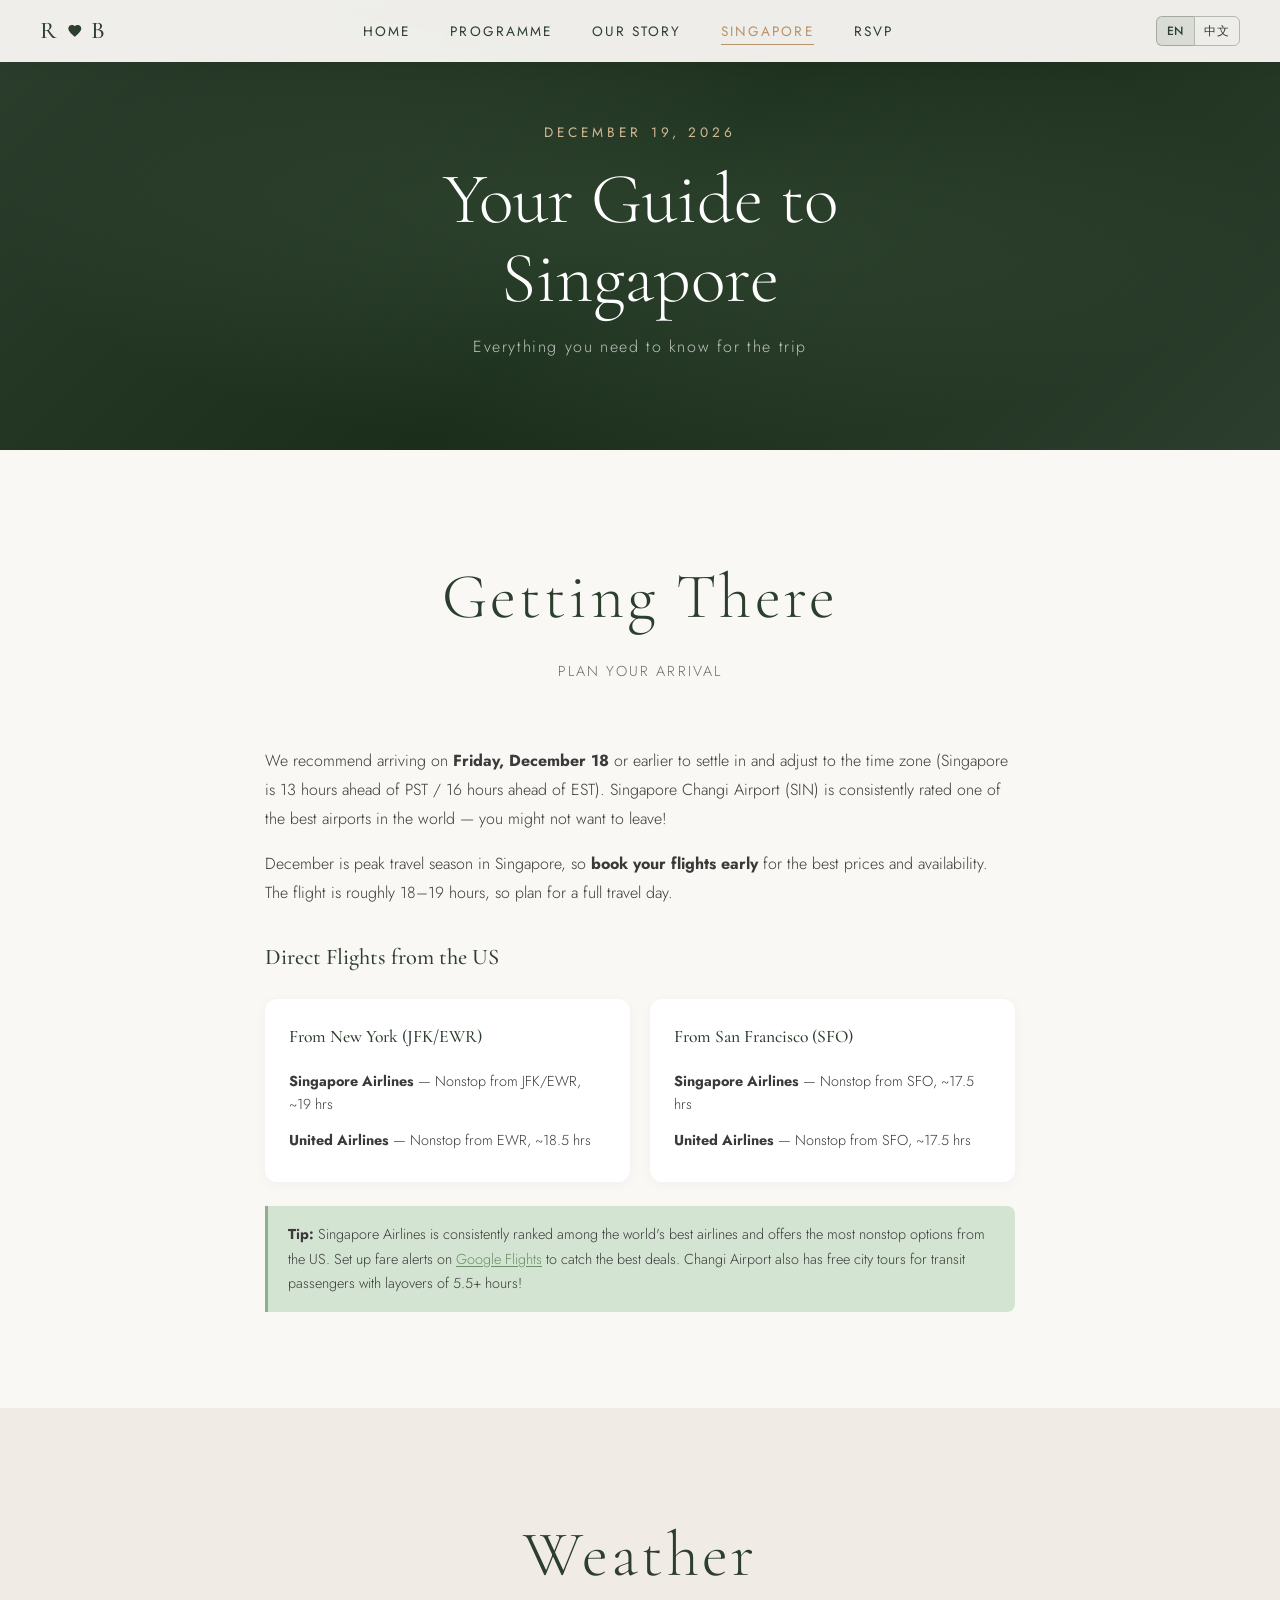
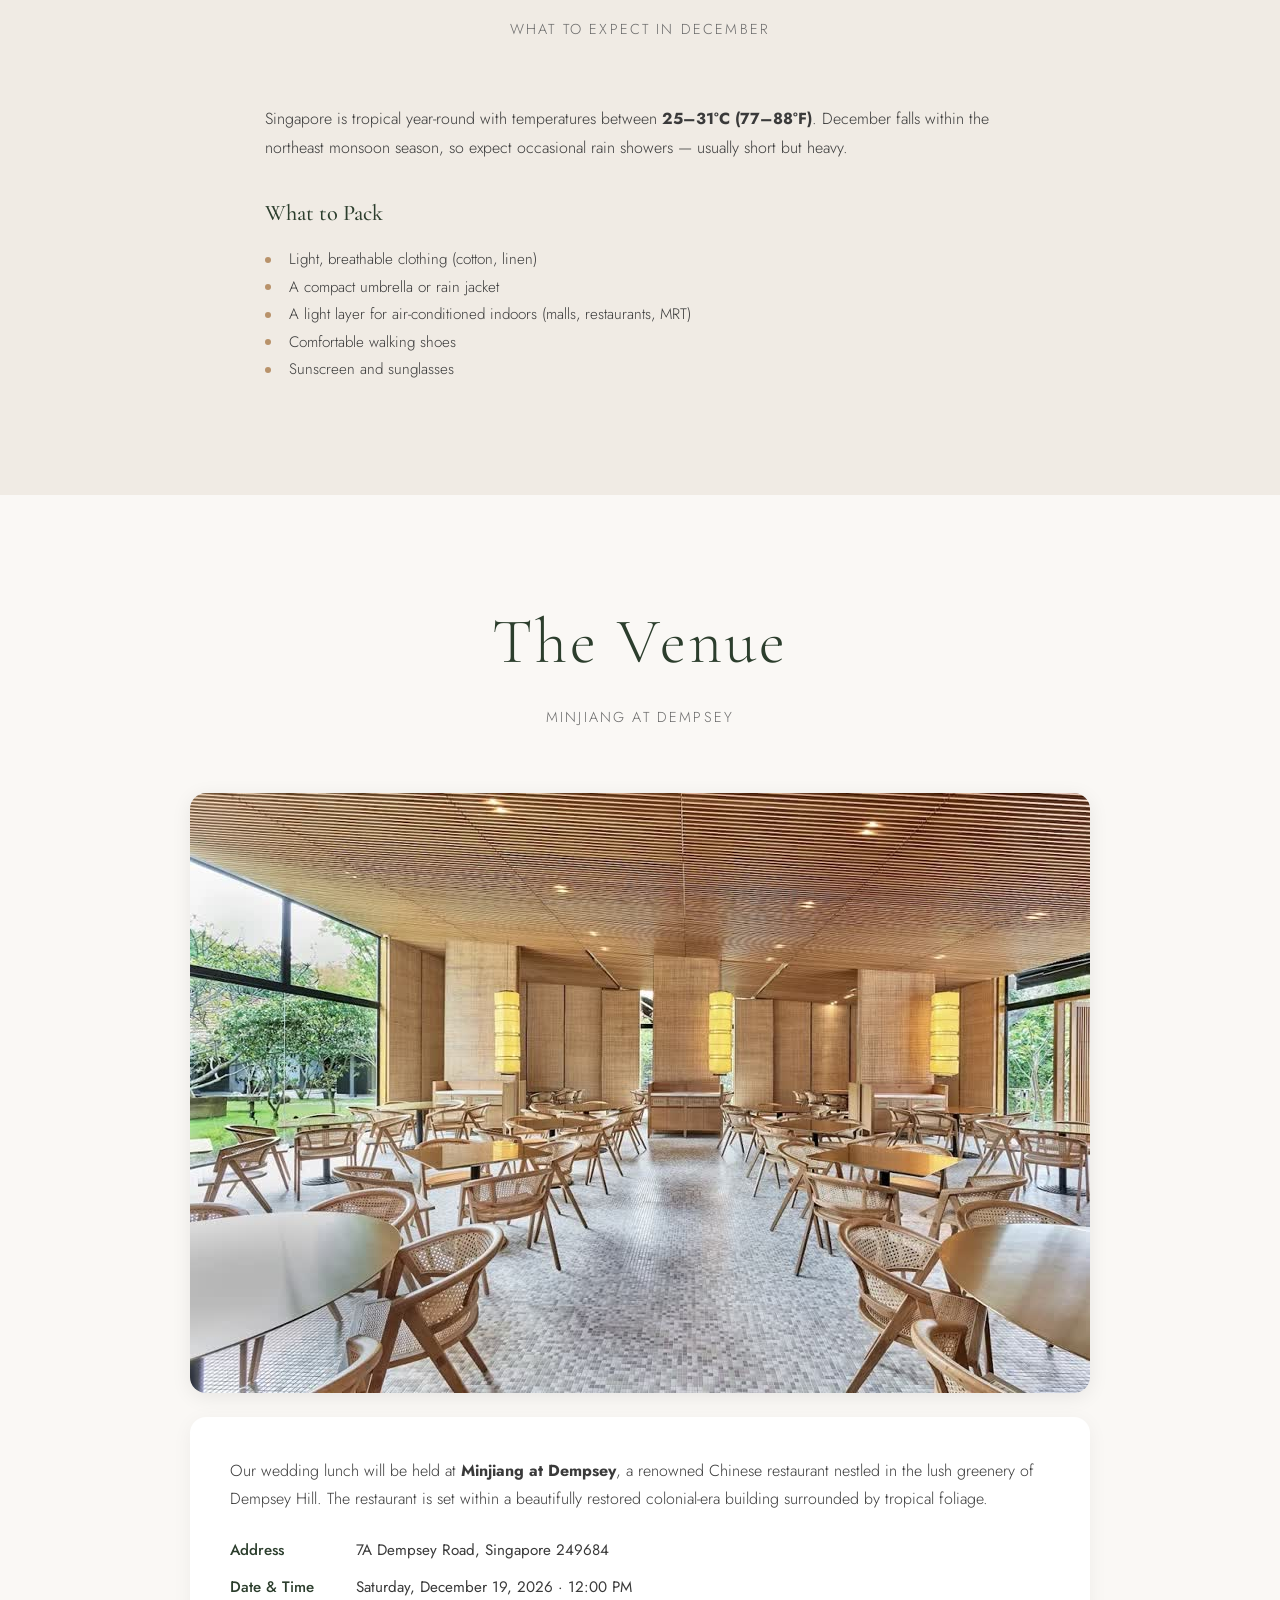
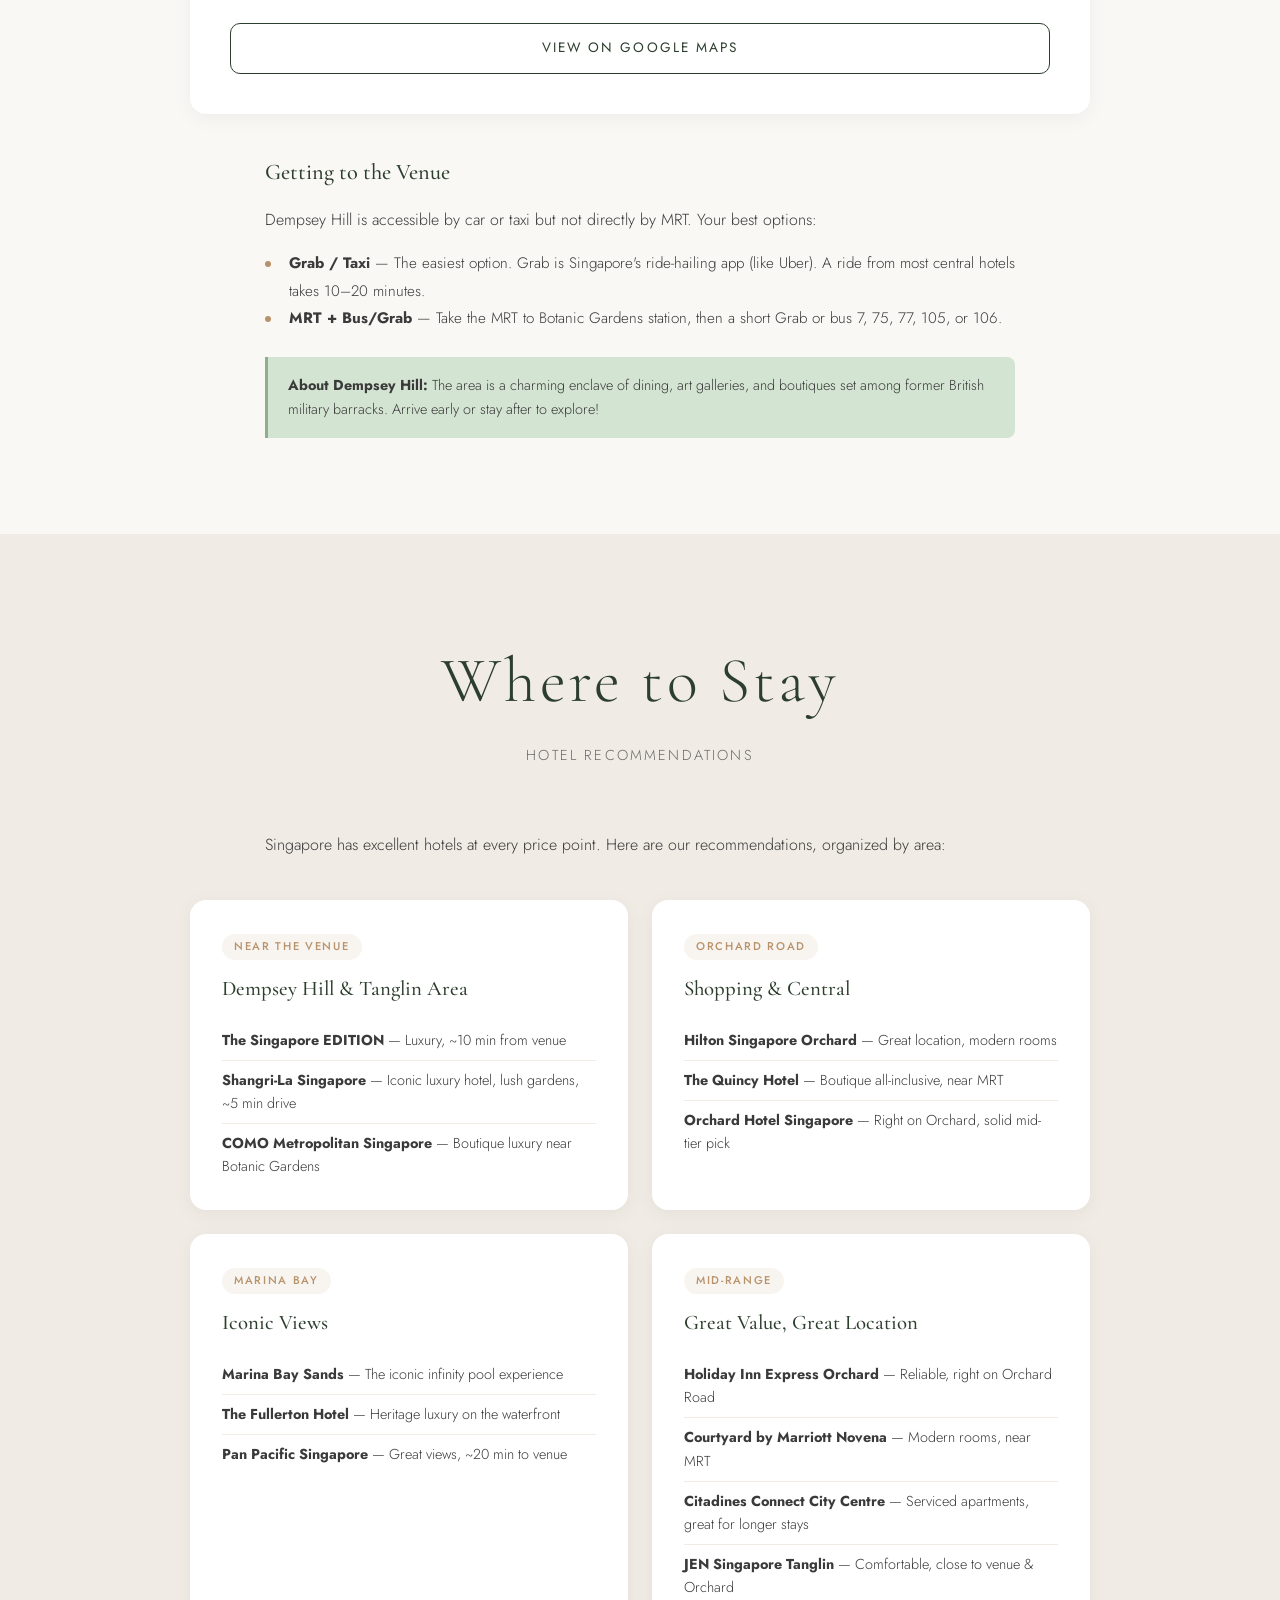
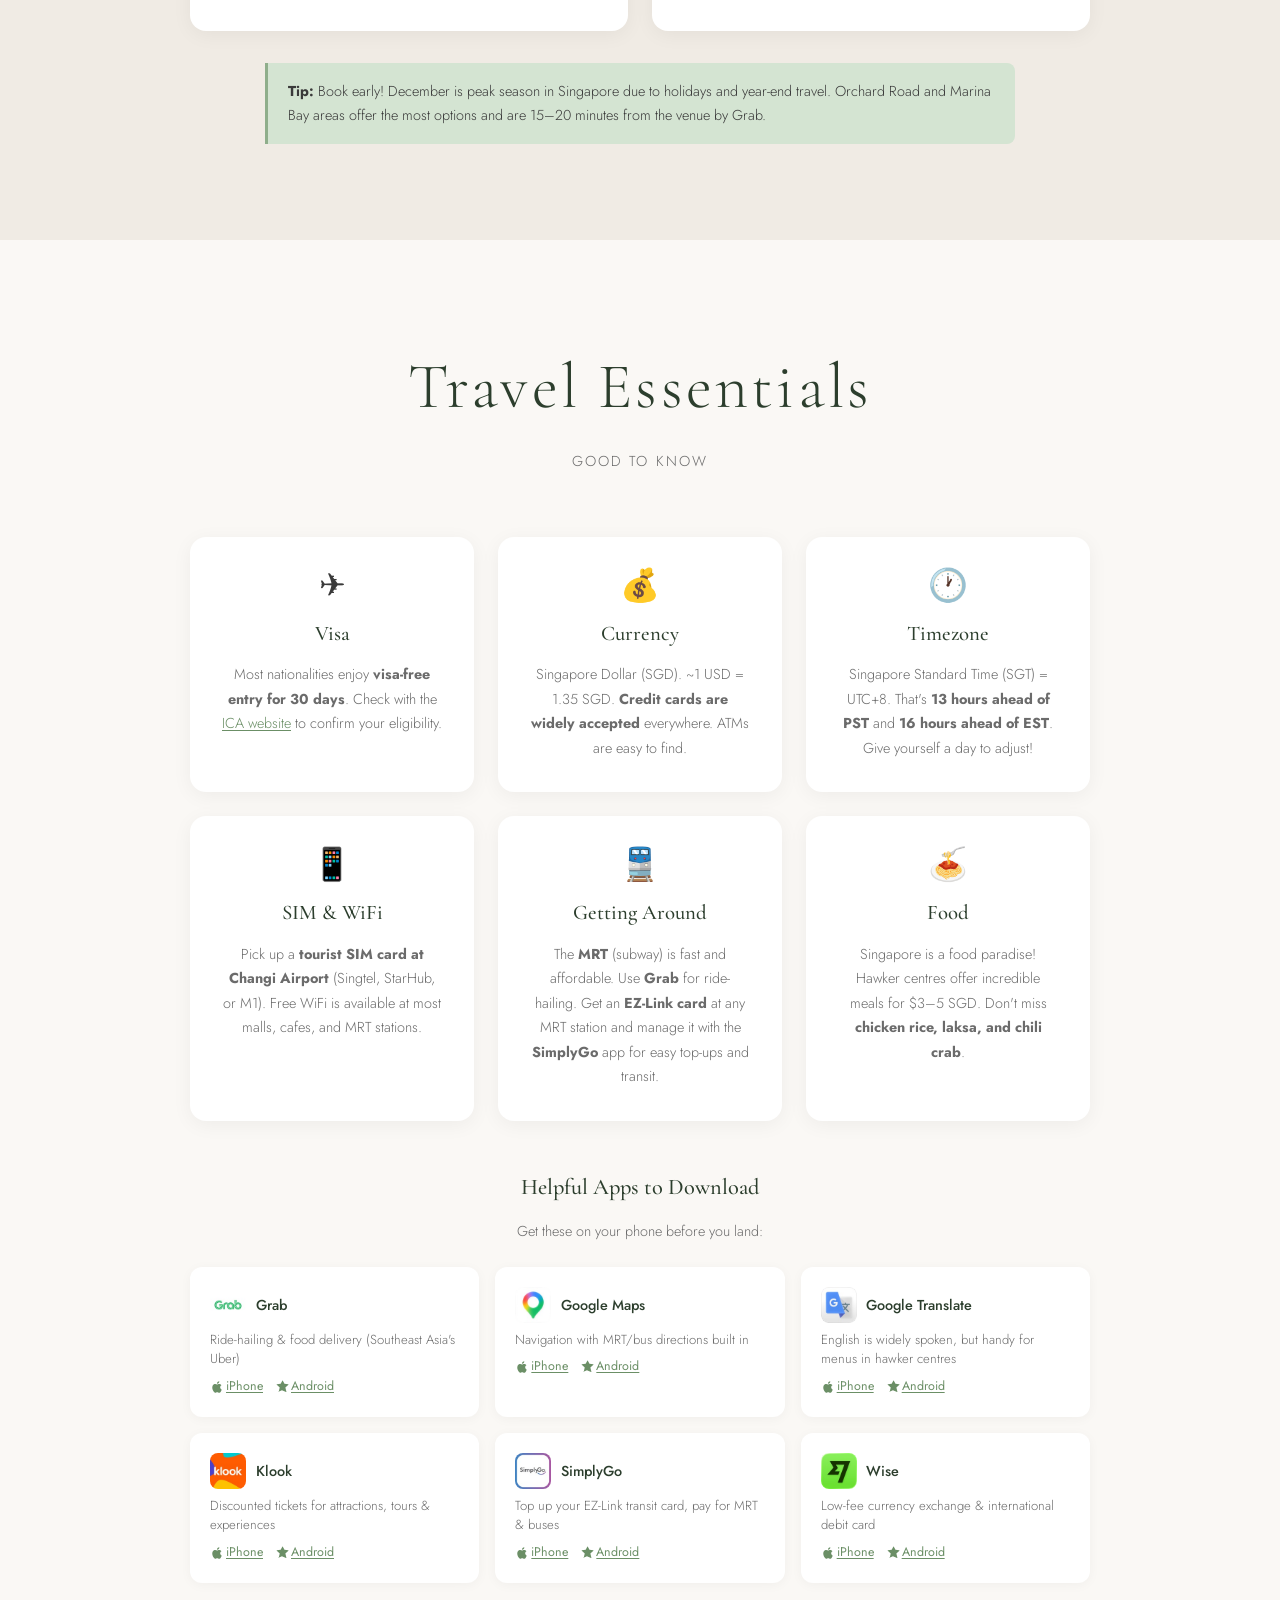
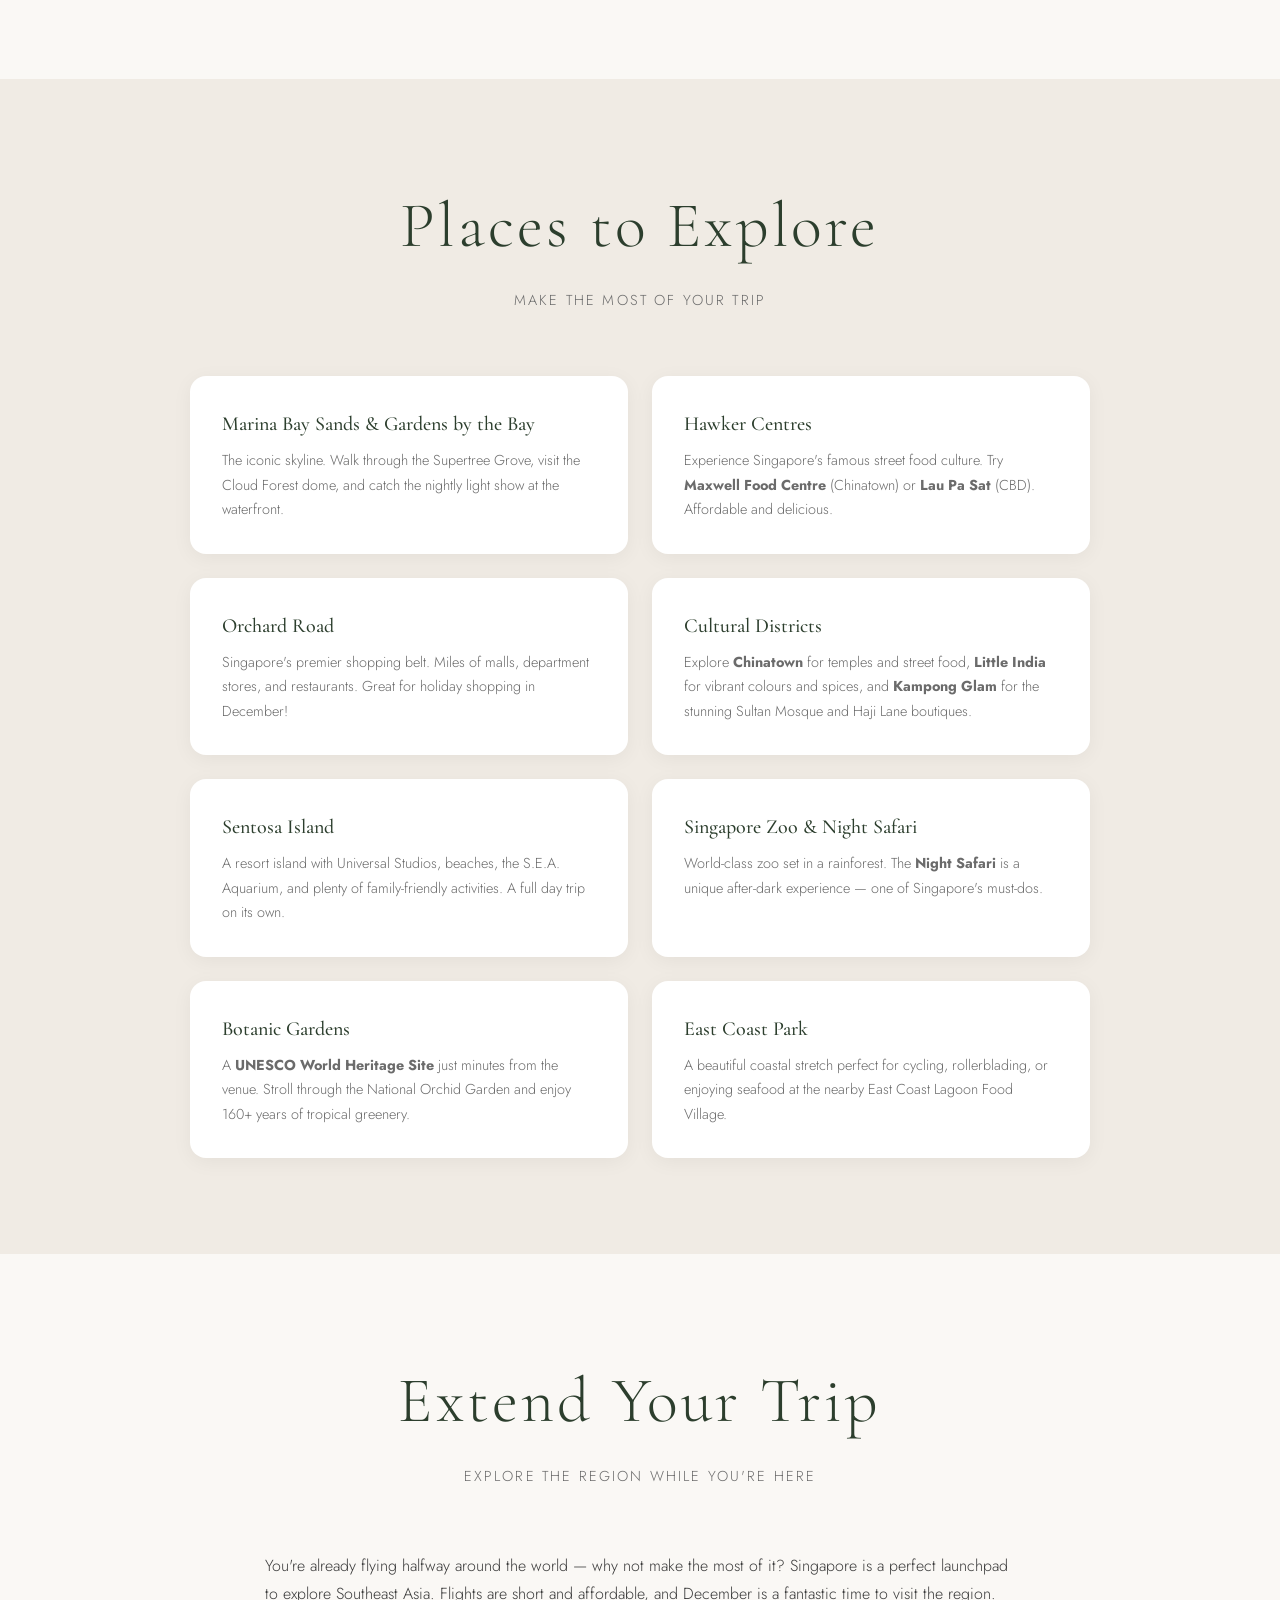
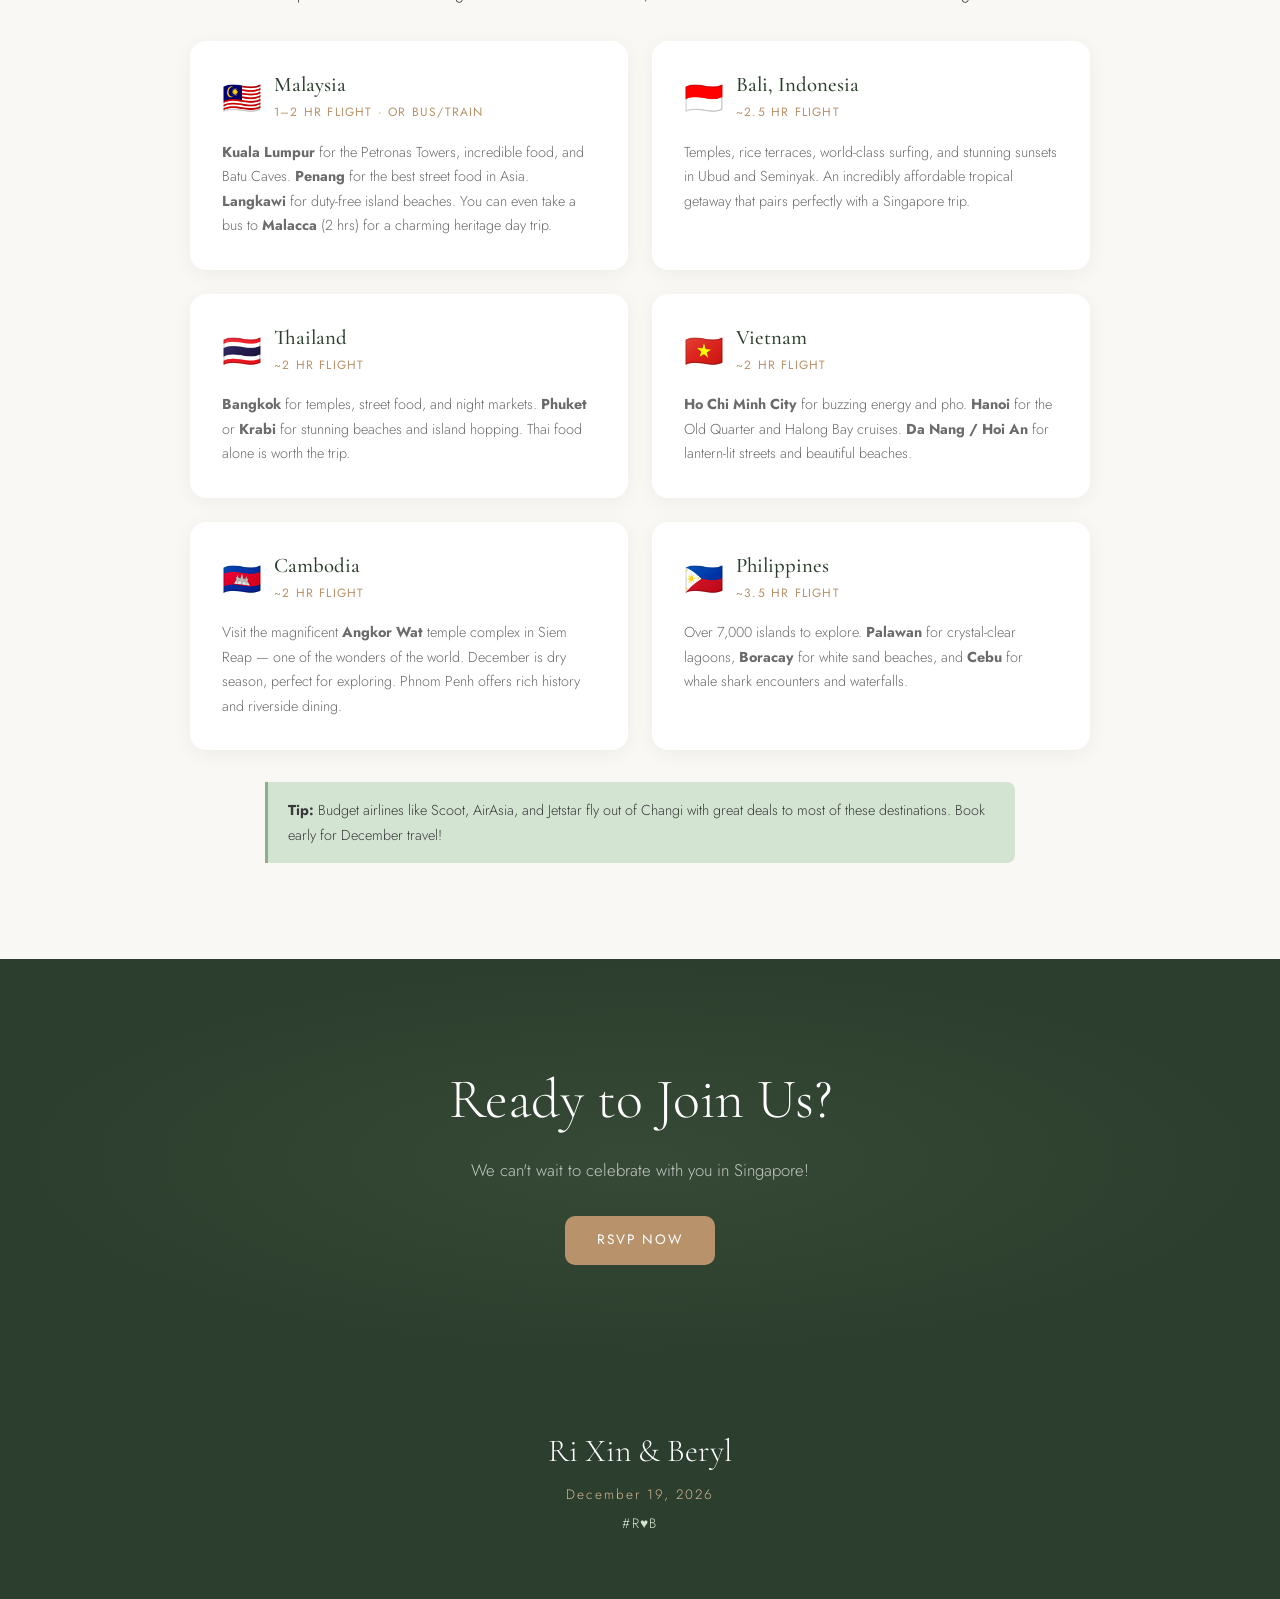
<file: singapore.html>
<!DOCTYPE html>
<html lang="en">
<head>
  <meta charset="UTF-8">
  <meta name="viewport" content="width=device-width, initial-scale=1.0">
  <title>Singapore Travel Guide | Ri Xin & Beryl's Wedding</title>
  <meta name="description" content="Your guide to Singapore for Ri Xin and Beryl's wedding on December 19, 2026. Flights from the US, venue info, hotels, and things to explore.">
  <link rel="canonical" href="https://rexandberyl2026.com/singapore.html">
  <!-- Open Graph -->
  <meta property="og:title" content="Singapore Travel Guide | Ri Xin & Beryl's Wedding">
  <meta property="og:description" content="Flights, hotels, venue info, and things to explore for our wedding in Singapore on December 19, 2026.">
  <meta property="og:image" content="https://rexandberyl2026.com/images/interior-design-web.jpg">
  <meta property="og:url" content="https://rexandberyl2026.com/singapore.html">
  <meta property="og:type" content="website">
  <!-- Twitter Card -->
  <meta name="twitter:card" content="summary_large_image">
  <meta name="twitter:title" content="Singapore Travel Guide | Ri Xin & Beryl's Wedding">
  <meta name="twitter:description" content="Everything you need to know for the trip to Singapore">
  <meta name="twitter:image" content="https://rexandberyl2026.com/images/interior-design-web.jpg">
  <!-- Favicon -->
  <link rel="icon" href="data:image/svg+xml,<svg xmlns='http://www.w3.org/2000/svg' viewBox='0 0 100 100'><text y='.9em' font-size='90'>💍</text></svg>">
  <link rel="preconnect" href="https://fonts.googleapis.com">
  <link rel="preconnect" href="https://fonts.gstatic.com" crossorigin>
  <link href="https://fonts.googleapis.com/css2?family=Cormorant+Garamond:ital,wght@0,300;0,400;0,500;0,600;0,700;1,300;1,400;1,500&family=Jost:wght@300;400;500&family=Noto+Serif+SC:wght@300;400;500;600;700&family=Noto+Sans+SC:wght@300;400;500&display=swap" rel="stylesheet">
  <link rel="stylesheet" href="styles.css?v=0bb0a23">
  <link rel="stylesheet" href="singapore-styles.css">
</head>
<body>

  <main>
  <!-- Navigation -->
  <nav class="nav scrolled" id="nav">
    <div class="nav-inner">
      <a href="index.html" class="nav-logo"><span>R</span><svg class="nav-heart" viewBox="0 0 24 24" fill="currentColor"><path d="M12 21.35l-1.45-1.32C5.4 15.36 2 12.28 2 8.5 2 5.42 4.42 3 7.5 3c1.74 0 3.41.81 4.5 2.09C13.09 3.81 14.76 3 16.5 3 19.58 3 22 5.42 22 8.5c0 3.78-3.4 6.86-8.55 11.54L12 21.35z"/></svg><span>B</span></a>
      <button class="nav-toggle" id="navToggle" aria-label="Toggle menu">
        <span></span><span></span><span></span>
      </button>
      <ul class="nav-links" id="navLinks">
        <li><a href="index.html" data-i18n="nav.home">Home</a></li>
        <li><a href="index.html#programme" data-i18n="nav.programme">Programme</a></li>
        <li><a href="index.html#story" data-i18n="nav.story">Our Story</a></li>
        <li><a href="singapore.html" class="active" data-i18n="nav.singapore">Singapore</a></li>
        <li><a href="index.html#rsvp" data-i18n="nav.rsvp">RSVP</a></li>
      </ul>
      <div class="lang-toggle">
        <button data-lang="en" class="active">EN</button>
        <button data-lang="zh">中文</button>
      </div>
    </div>
  </nav>

  <!-- Hero Banner -->
  <section class="sg-hero">
    <div class="sg-hero-overlay"></div>
    <div class="sg-hero-content fade-in">
      <p class="sg-hero-subtitle" data-i18n="sg.hero.subtitle">December 19, 2026</p>
      <h1 class="sg-hero-title" data-i18n="sg.hero.title">Your Guide to Singapore</h1>
      <p class="sg-hero-tagline" data-i18n="sg.hero.tagline">Everything you need to know for the trip</p>
    </div>
  </section>

  <!-- Getting There -->
  <section class="sg-section sg-section--cream">
    <div class="sg-container">
      <div class="section-header">
        <h2 class="section-title reveal" data-i18n="sg.getting.title">Getting There</h2>
        <p class="section-subtitle reveal" data-i18n="sg.getting.subtitle">Plan your arrival</p>
      </div>
      <div class="sg-text-block reveal">
        <p data-i18n="sg.getting.intro">We recommend arriving on <strong>Friday, December 18</strong> or earlier to settle in and adjust to the time zone (Singapore is 13 hours ahead of PST / 16 hours ahead of EST). Singapore Changi Airport (SIN) is consistently rated one of the best airports in the world &mdash; you might not want to leave!</p>
        <p data-i18n="sg.getting.booking">December is peak travel season in Singapore, so <strong>book your flights early</strong> for the best prices and availability. The flight is roughly 18&ndash;19 hours, so plan for a full travel day.</p>
        <h3 class="sg-subheading" data-i18n="sg.getting.direct">Direct Flights from the US</h3>
        <div class="sg-flight-grid">
          <div class="sg-flight-card">
            <h4 data-i18n="sg.getting.nyc">From New York (JFK/EWR)</h4>
            <ul class="sg-flight-list">
              <li><a href="https://www.google.com/travel/flights?q=flights+from+JFK+to+SIN+on+2026-12-17" target="_blank" rel="noopener noreferrer"><strong>Singapore Airlines</strong> &mdash; Nonstop from JFK/EWR, ~19 hrs</a></li>
              <li><a href="https://www.google.com/travel/flights?q=flights+from+EWR+to+SIN+on+2026-12-17" target="_blank" rel="noopener noreferrer"><strong>United Airlines</strong> &mdash; Nonstop from EWR, ~18.5 hrs</a></li>
            </ul>
          </div>
          <div class="sg-flight-card">
            <h4 data-i18n="sg.getting.sfo">From San Francisco (SFO)</h4>
            <ul class="sg-flight-list">
              <li><a href="https://www.google.com/travel/flights?q=flights+from+SFO+to+SIN+on+2026-12-17" target="_blank" rel="noopener noreferrer"><strong>Singapore Airlines</strong> &mdash; Nonstop from SFO, ~17.5 hrs</a></li>
              <li><a href="https://www.google.com/travel/flights?q=flights+from+SFO+to+SIN+on+2026-12-17" target="_blank" rel="noopener noreferrer"><strong>United Airlines</strong> &mdash; Nonstop from SFO, ~17.5 hrs</a></li>
            </ul>
          </div>
        </div>
        <div class="sg-tip">
          <span data-i18n="sg.getting.tip"><strong>Tip:</strong> Singapore Airlines is consistently ranked among the world's best airlines and offers the most nonstop options from the US. Set up fare alerts on <a href="https://www.google.com/travel/flights" target="_blank" rel="noopener noreferrer">Google Flights</a> to catch the best deals. Changi Airport also has free city tours for transit passengers with layovers of 5.5+ hours!</span>
        </div>
      </div>
    </div>
  </section>

  <!-- Weather -->
  <section class="sg-section sg-section--cream-dark">
    <div class="sg-container">
      <div class="section-header">
        <h2 class="section-title reveal" data-i18n="sg.weather.title">Weather</h2>
        <p class="section-subtitle reveal" data-i18n="sg.weather.subtitle">What to expect in December</p>
      </div>
      <div class="sg-text-block reveal">
        <p data-i18n="sg.weather.intro">Singapore is tropical year-round with temperatures between <strong>25&ndash;31&deg;C (77&ndash;88&deg;F)</strong>. December falls within the northeast monsoon season, so expect occasional rain showers &mdash; usually short but heavy.</p>
        <h3 class="sg-subheading" data-i18n="sg.weather.pack">What to Pack</h3>
        <ul class="sg-list">
          <li data-i18n="sg.weather.pack1">Light, breathable clothing (cotton, linen)</li>
          <li data-i18n="sg.weather.pack2">A compact umbrella or rain jacket</li>
          <li data-i18n="sg.weather.pack3">A light layer for air-conditioned indoors (malls, restaurants, MRT)</li>
          <li data-i18n="sg.weather.pack4">Comfortable walking shoes</li>
          <li data-i18n="sg.weather.pack5">Sunscreen and sunglasses</li>
        </ul>
      </div>
    </div>
  </section>

  <!-- The Venue -->
  <section class="sg-section sg-section--cream">
    <div class="sg-container">
      <div class="section-header">
        <h2 class="section-title reveal" data-i18n="sg.venue.title">The Venue</h2>
        <p class="section-subtitle reveal" data-i18n="sg.venue.subtitle">Minjiang at Dempsey</p>
      </div>
      <div class="sg-venue reveal">
        <div class="sg-venue-photo">
          <img src="images/interior-design-web.jpg" alt="Minjiang at Dempsey interior" loading="lazy" width="900" height="600">
        </div>
        <div class="sg-venue-info">
          <p data-i18n="sg.venue.desc">Our wedding lunch will be held at <strong>Minjiang at Dempsey</strong>, a renowned Chinese restaurant nestled in the lush greenery of Dempsey Hill. The restaurant is set within a beautifully restored colonial-era building surrounded by tropical foliage.</p>
          <div class="sg-venue-details">
            <div class="sg-venue-detail">
              <span class="sg-venue-label" data-i18n="sg.venue.address.label">Address</span>
              <span data-i18n="sg.venue.address">7A Dempsey Road, Singapore 249684</span>
            </div>
            <div class="sg-venue-detail">
              <span class="sg-venue-label" data-i18n="sg.venue.datetime.label">Date &amp; Time</span>
              <span data-i18n="sg.venue.datetime">Saturday, December 19, 2026 &middot; 12:00 PM</span>
            </div>
          </div>
          <a href="https://maps.google.com/?q=Minjiang+at+Dempsey+Singapore" target="_blank" rel="noopener noreferrer" class="sg-btn sg-btn--outline" data-i18n="sg.venue.map">View on Google Maps</a>
        </div>
      </div>
      <div class="sg-text-block reveal">
        <h3 class="sg-subheading" data-i18n="sg.venue.getting">Getting to the Venue</h3>
        <p data-i18n="sg.venue.getting.intro">Dempsey Hill is accessible by car or taxi but not directly by MRT. Your best options:</p>
        <ul class="sg-list">
          <li data-i18n="sg.venue.getting.grab"><strong>Grab / Taxi</strong> &mdash; The easiest option. Grab is Singapore's ride-hailing app (like Uber). A ride from most central hotels takes 10&ndash;20 minutes.</li>
          <li data-i18n="sg.venue.getting.mrt"><strong>MRT + Bus/Grab</strong> &mdash; Take the MRT to Botanic Gardens station, then a short Grab or bus 7, 75, 77, 105, or 106.</li>
        </ul>
        <div class="sg-tip">
          <span data-i18n="sg.venue.tip"><strong>About Dempsey Hill:</strong> The area is a charming enclave of dining, art galleries, and boutiques set among former British military barracks. Arrive early or stay after to explore!</span>
        </div>
      </div>
    </div>
  </section>

  <!-- Where to Stay -->
  <section class="sg-section sg-section--cream-dark">
    <div class="sg-container">
      <div class="section-header">
        <h2 class="section-title reveal" data-i18n="sg.hotels.title">Where to Stay</h2>
        <p class="section-subtitle reveal" data-i18n="sg.hotels.subtitle">Hotel recommendations</p>
      </div>
      <div class="sg-text-block reveal">
        <p data-i18n="sg.hotels.intro">Singapore has excellent hotels at every price point. Here are our recommendations, organized by area:</p>
      </div>
      <div class="sg-hotel-grid">
        <div class="sg-hotel-card reveal">
          <span class="sg-hotel-area" data-i18n="sg.hotels.near">Near the Venue</span>
          <h3 data-i18n="sg.hotels.near.title">Dempsey Hill &amp; Tanglin Area</h3>
          <ul class="sg-hotel-list">
            <li><a href="https://maps.google.com/?q=The+Singapore+EDITION+Hotel" target="_blank" rel="noopener noreferrer"><strong>The Singapore EDITION</strong></a> &mdash; Luxury, ~10 min from venue</li>
            <li><a href="https://maps.google.com/?q=Shangri-La+Singapore" target="_blank" rel="noopener noreferrer"><strong>Shangri-La Singapore</strong></a> &mdash; Iconic luxury hotel, lush gardens, ~5 min drive</li>
            <li><a href="https://maps.google.com/?q=COMO+Metropolitan+Singapore" target="_blank" rel="noopener noreferrer"><strong>COMO Metropolitan Singapore</strong></a> &mdash; Boutique luxury near Botanic Gardens</li>
          </ul>
        </div>
        <div class="sg-hotel-card reveal">
          <span class="sg-hotel-area" data-i18n="sg.hotels.orchard">Orchard Road</span>
          <h3 data-i18n="sg.hotels.orchard.title">Shopping &amp; Central</h3>
          <ul class="sg-hotel-list">
            <li><a href="https://maps.google.com/?q=Hilton+Singapore+Orchard" target="_blank" rel="noopener noreferrer"><strong>Hilton Singapore Orchard</strong></a> &mdash; Great location, modern rooms</li>
            <li><a href="https://maps.google.com/?q=The+Quincy+Hotel+Singapore" target="_blank" rel="noopener noreferrer"><strong>The Quincy Hotel</strong></a> &mdash; Boutique all-inclusive, near MRT</li>
            <li><a href="https://maps.google.com/?q=Orchard+Hotel+Singapore" target="_blank" rel="noopener noreferrer"><strong>Orchard Hotel Singapore</strong></a> &mdash; Right on Orchard, solid mid-tier pick</li>
          </ul>
        </div>
        <div class="sg-hotel-card reveal">
          <span class="sg-hotel-area" data-i18n="sg.hotels.marina">Marina Bay</span>
          <h3 data-i18n="sg.hotels.marina.title">Iconic Views</h3>
          <ul class="sg-hotel-list">
            <li><a href="https://maps.google.com/?q=Marina+Bay+Sands+Singapore" target="_blank" rel="noopener noreferrer"><strong>Marina Bay Sands</strong></a> &mdash; The iconic infinity pool experience</li>
            <li><a href="https://maps.google.com/?q=The+Fullerton+Hotel+Singapore" target="_blank" rel="noopener noreferrer"><strong>The Fullerton Hotel</strong></a> &mdash; Heritage luxury on the waterfront</li>
            <li><a href="https://maps.google.com/?q=Pan+Pacific+Singapore" target="_blank" rel="noopener noreferrer"><strong>Pan Pacific Singapore</strong></a> &mdash; Great views, ~20 min to venue</li>
          </ul>
        </div>
        <div class="sg-hotel-card reveal">
          <span class="sg-hotel-area" data-i18n="sg.hotels.midrange">Mid-Range</span>
          <h3 data-i18n="sg.hotels.midrange.title">Great Value, Great Location</h3>
          <ul class="sg-hotel-list">
            <li><a href="https://maps.google.com/?q=Holiday+Inn+Express+Singapore+Orchard" target="_blank" rel="noopener noreferrer"><strong>Holiday Inn Express Orchard</strong></a> &mdash; Reliable, right on Orchard Road</li>
            <li><a href="https://maps.google.com/?q=Courtyard+by+Marriott+Singapore+Novena" target="_blank" rel="noopener noreferrer"><strong>Courtyard by Marriott Novena</strong></a> &mdash; Modern rooms, near MRT</li>
            <li><a href="https://maps.google.com/?q=Citadines+Connect+City+Centre+Singapore" target="_blank" rel="noopener noreferrer"><strong>Citadines Connect City Centre</strong></a> &mdash; Serviced apartments, great for longer stays</li>
            <li><a href="https://maps.google.com/?q=JEN+Singapore+Tanglin+by+Shangri-La" target="_blank" rel="noopener noreferrer"><strong>JEN Singapore Tanglin</strong></a> &mdash; Comfortable, close to venue &amp; Orchard</li>
          </ul>
        </div>
      </div>
      <div class="sg-text-block reveal">
        <div class="sg-tip">
          <span data-i18n="sg.hotels.tip"><strong>Tip:</strong> Book early! December is peak season in Singapore due to holidays and year-end travel. Orchard Road and Marina Bay areas offer the most options and are 15&ndash;20 minutes from the venue by Grab.</span>
        </div>
      </div>
    </div>
  </section>

  <!-- Travel Essentials -->
  <section class="sg-section sg-section--cream">
    <div class="sg-container">
      <div class="section-header">
        <h2 class="section-title reveal" data-i18n="sg.essentials.title">Travel Essentials</h2>
        <p class="section-subtitle reveal" data-i18n="sg.essentials.subtitle">Good to know</p>
      </div>
      <div class="sg-essentials-grid">
        <div class="sg-essential-card reveal">
          <div class="sg-essential-icon">&#9992;</div>
          <h3 data-i18n="sg.essentials.visa.title">Visa</h3>
          <p data-i18n="sg.essentials.visa.text">Most nationalities enjoy <strong>visa-free entry for 30 days</strong>. Check with the <a href="https://www.ica.gov.sg/enter-transit/entering-singapore" target="_blank" rel="noopener noreferrer">ICA website</a> to confirm your eligibility.</p>
        </div>
        <div class="sg-essential-card reveal">
          <div class="sg-essential-icon">&#128176;</div>
          <h3 data-i18n="sg.essentials.currency.title">Currency</h3>
          <p data-i18n="sg.essentials.currency.text">Singapore Dollar (SGD). ~1 USD = 1.35 SGD. <strong>Credit cards are widely accepted</strong> everywhere. ATMs are easy to find.</p>
        </div>
        <div class="sg-essential-card reveal">
          <div class="sg-essential-icon">&#128336;</div>
          <h3 data-i18n="sg.essentials.timezone.title">Timezone</h3>
          <p data-i18n="sg.essentials.timezone.text">Singapore Standard Time (SGT) = UTC+8. That's <strong>13 hours ahead of PST</strong> and <strong>16 hours ahead of EST</strong>. Give yourself a day to adjust!</p>
        </div>
        <div class="sg-essential-card reveal">
          <div class="sg-essential-icon">&#128241;</div>
          <h3 data-i18n="sg.essentials.sim.title">SIM &amp; WiFi</h3>
          <p data-i18n="sg.essentials.sim.text">Pick up a <strong>tourist SIM card at Changi Airport</strong> (Singtel, StarHub, or M1). Free WiFi is available at most malls, cafes, and MRT stations.</p>
        </div>
        <div class="sg-essential-card reveal">
          <div class="sg-essential-icon">&#128646;</div>
          <h3 data-i18n="sg.essentials.transport.title">Getting Around</h3>
          <p data-i18n="sg.essentials.transport.text">The <strong>MRT</strong> (subway) is fast and affordable. Use <strong>Grab</strong> for ride-hailing. Get an <strong>EZ-Link card</strong> at any MRT station and manage it with the <strong>SimplyGo</strong> app for easy top-ups and transit.</p>
        </div>
        <div class="sg-essential-card reveal">
          <div class="sg-essential-icon">&#127837;</div>
          <h3 data-i18n="sg.essentials.food.title">Food</h3>
          <p data-i18n="sg.essentials.food.text">Singapore is a food paradise! Hawker centres offer incredible meals for $3&ndash;5 SGD. Don't miss <strong>chicken rice, laksa, and chili crab</strong>.</p>
        </div>
      </div>
      <div class="sg-apps-section reveal">
        <h3 class="sg-subheading sg-apps-heading" data-i18n="sg.apps.title">Helpful Apps to Download</h3>
        <p class="sg-apps-intro" data-i18n="sg.apps.intro">Get these on your phone before you land:</p>
        <div class="sg-apps-grid">
          <div class="sg-app-item">
            <div class="sg-app-header">
              <img class="sg-app-logo" width="36" height="36" src="images/apps/grab.png" alt="Grab" loading="lazy">
              <span class="sg-app-name">Grab</span>
            </div>
            <span class="sg-app-desc" data-i18n="sg.apps.grab.desc">Ride-hailing &amp; food delivery (Southeast Asia's Uber)</span>
            <span class="sg-app-links">
              <a href="https://apps.apple.com/app/grab-taxi-ride-food-delivery/id647268330" target="_blank" rel="noopener noreferrer"><svg class="sg-app-icon" viewBox="0 0 24 24" fill="currentColor"><path d="M18.71 19.5c-.83 1.24-1.71 2.45-3.05 2.47-1.34.03-1.77-.79-3.29-.79-1.53 0-2 .77-3.27.82-1.31.05-2.3-1.32-3.14-2.53C4.25 17 2.94 12.45 4.7 9.39c.87-1.52 2.43-2.48 4.12-2.51 1.28-.02 2.5.87 3.29.87.78 0 2.26-1.07 3.8-.91.65.03 2.47.26 3.64 1.98-.09.06-2.17 1.28-2.15 3.81.03 3.02 2.65 4.03 2.68 4.04-.03.07-.42 1.44-1.38 2.83M13 3.5c.73-.83 1.94-1.46 2.94-1.5.13 1.17-.34 2.35-1.04 3.19-.69.85-1.83 1.51-2.95 1.42-.15-1.15.41-2.35 1.05-3.11z"/></svg> iPhone</a>
              <a href="https://play.google.com/store/apps/details?id=com.grabtaxi.passenger" target="_blank" rel="noopener noreferrer"><svg class="sg-app-icon" viewBox="0 0 24 24" fill="currentColor"><path d="M3.18 23.04c.17.13.4.18.62.12l8.2-3.73 8.2 3.73c.08.04.17.05.25.05.14 0 .28-.05.38-.16.16-.15.22-.38.17-.6L18.93 14l6.07-5.65c.14-.14.2-.35.14-.55-.06-.2-.22-.34-.43-.37l-7.63-.65L13.78.36C13.7.15 13.5 0 13.27 0h-.04c-.22 0-.42.15-.5.36l-3.3 6.42-7.64.65c-.2.02-.37.17-.43.37-.06.2 0 .41.15.55L7.57 14l-2.07 8.45c-.05.22.01.44.18.59z" transform="scale(0.85) translate(2,1)"/></svg> Android</a>
            </span>
          </div>
          <div class="sg-app-item">
            <div class="sg-app-header">
              <img class="sg-app-logo" width="36" height="36" src="images/apps/google-maps.png" alt="Google Maps" loading="lazy">
              <span class="sg-app-name">Google Maps</span>
            </div>
            <span class="sg-app-desc" data-i18n="sg.apps.maps.desc">Navigation with MRT/bus directions built in</span>
            <span class="sg-app-links">
              <a href="https://apps.apple.com/app/google-maps/id585027354" target="_blank" rel="noopener noreferrer"><svg class="sg-app-icon" viewBox="0 0 24 24" fill="currentColor"><path d="M18.71 19.5c-.83 1.24-1.71 2.45-3.05 2.47-1.34.03-1.77-.79-3.29-.79-1.53 0-2 .77-3.27.82-1.31.05-2.3-1.32-3.14-2.53C4.25 17 2.94 12.45 4.7 9.39c.87-1.52 2.43-2.48 4.12-2.51 1.28-.02 2.5.87 3.29.87.78 0 2.26-1.07 3.8-.91.65.03 2.47.26 3.64 1.98-.09.06-2.17 1.28-2.15 3.81.03 3.02 2.65 4.03 2.68 4.04-.03.07-.42 1.44-1.38 2.83M13 3.5c.73-.83 1.94-1.46 2.94-1.5.13 1.17-.34 2.35-1.04 3.19-.69.85-1.83 1.51-2.95 1.42-.15-1.15.41-2.35 1.05-3.11z"/></svg> iPhone</a>
              <a href="https://play.google.com/store/apps/details?id=com.google.android.apps.maps" target="_blank" rel="noopener noreferrer"><svg class="sg-app-icon" viewBox="0 0 24 24" fill="currentColor"><path d="M3.18 23.04c.17.13.4.18.62.12l8.2-3.73 8.2 3.73c.08.04.17.05.25.05.14 0 .28-.05.38-.16.16-.15.22-.38.17-.6L18.93 14l6.07-5.65c.14-.14.2-.35.14-.55-.06-.2-.22-.34-.43-.37l-7.63-.65L13.78.36C13.7.15 13.5 0 13.27 0h-.04c-.22 0-.42.15-.5.36l-3.3 6.42-7.64.65c-.2.02-.37.17-.43.37-.06.2 0 .41.15.55L7.57 14l-2.07 8.45c-.05.22.01.44.18.59z" transform="scale(0.85) translate(2,1)"/></svg> Android</a>
            </span>
          </div>
          <div class="sg-app-item">
            <div class="sg-app-header">
              <img class="sg-app-logo" width="36" height="36" src="images/apps/google-translate.png" alt="Google Translate" loading="lazy">
              <span class="sg-app-name">Google Translate</span>
            </div>
            <span class="sg-app-desc" data-i18n="sg.apps.translate.desc">English is widely spoken, but handy for menus in hawker centres</span>
            <span class="sg-app-links">
              <a href="https://apps.apple.com/app/google-translate/id414706506" target="_blank" rel="noopener noreferrer"><svg class="sg-app-icon" viewBox="0 0 24 24" fill="currentColor"><path d="M18.71 19.5c-.83 1.24-1.71 2.45-3.05 2.47-1.34.03-1.77-.79-3.29-.79-1.53 0-2 .77-3.27.82-1.31.05-2.3-1.32-3.14-2.53C4.25 17 2.94 12.45 4.7 9.39c.87-1.52 2.43-2.48 4.12-2.51 1.28-.02 2.5.87 3.29.87.78 0 2.26-1.07 3.8-.91.65.03 2.47.26 3.64 1.98-.09.06-2.17 1.28-2.15 3.81.03 3.02 2.65 4.03 2.68 4.04-.03.07-.42 1.44-1.38 2.83M13 3.5c.73-.83 1.94-1.46 2.94-1.5.13 1.17-.34 2.35-1.04 3.19-.69.85-1.83 1.51-2.95 1.42-.15-1.15.41-2.35 1.05-3.11z"/></svg> iPhone</a>
              <a href="https://play.google.com/store/apps/details?id=com.google.android.apps.translate" target="_blank" rel="noopener noreferrer"><svg class="sg-app-icon" viewBox="0 0 24 24" fill="currentColor"><path d="M3.18 23.04c.17.13.4.18.62.12l8.2-3.73 8.2 3.73c.08.04.17.05.25.05.14 0 .28-.05.38-.16.16-.15.22-.38.17-.6L18.93 14l6.07-5.65c.14-.14.2-.35.14-.55-.06-.2-.22-.34-.43-.37l-7.63-.65L13.78.36C13.7.15 13.5 0 13.27 0h-.04c-.22 0-.42.15-.5.36l-3.3 6.42-7.64.65c-.2.02-.37.17-.43.37-.06.2 0 .41.15.55L7.57 14l-2.07 8.45c-.05.22.01.44.18.59z" transform="scale(0.85) translate(2,1)"/></svg> Android</a>
            </span>
          </div>
          <div class="sg-app-item">
            <div class="sg-app-header">
              <img class="sg-app-logo" width="36" height="36" src="images/apps/klook.png" alt="Klook" loading="lazy">
              <span class="sg-app-name">Klook</span>
            </div>
            <span class="sg-app-desc" data-i18n="sg.apps.klook.desc">Discounted tickets for attractions, tours &amp; experiences</span>
            <span class="sg-app-links">
              <a href="https://apps.apple.com/app/klook-travel-leisure-deals/id961351024" target="_blank" rel="noopener noreferrer"><svg class="sg-app-icon" viewBox="0 0 24 24" fill="currentColor"><path d="M18.71 19.5c-.83 1.24-1.71 2.45-3.05 2.47-1.34.03-1.77-.79-3.29-.79-1.53 0-2 .77-3.27.82-1.31.05-2.3-1.32-3.14-2.53C4.25 17 2.94 12.45 4.7 9.39c.87-1.52 2.43-2.48 4.12-2.51 1.28-.02 2.5.87 3.29.87.78 0 2.26-1.07 3.8-.91.65.03 2.47.26 3.64 1.98-.09.06-2.17 1.28-2.15 3.81.03 3.02 2.65 4.03 2.68 4.04-.03.07-.42 1.44-1.38 2.83M13 3.5c.73-.83 1.94-1.46 2.94-1.5.13 1.17-.34 2.35-1.04 3.19-.69.85-1.83 1.51-2.95 1.42-.15-1.15.41-2.35 1.05-3.11z"/></svg> iPhone</a>
              <a href="https://play.google.com/store/apps/details?id=com.inspitrip.klook" target="_blank" rel="noopener noreferrer"><svg class="sg-app-icon" viewBox="0 0 24 24" fill="currentColor"><path d="M3.18 23.04c.17.13.4.18.62.12l8.2-3.73 8.2 3.73c.08.04.17.05.25.05.14 0 .28-.05.38-.16.16-.15.22-.38.17-.6L18.93 14l6.07-5.65c.14-.14.2-.35.14-.55-.06-.2-.22-.34-.43-.37l-7.63-.65L13.78.36C13.7.15 13.5 0 13.27 0h-.04c-.22 0-.42.15-.5.36l-3.3 6.42-7.64.65c-.2.02-.37.17-.43.37-.06.2 0 .41.15.55L7.57 14l-2.07 8.45c-.05.22.01.44.18.59z" transform="scale(0.85) translate(2,1)"/></svg> Android</a>
            </span>
          </div>
          <div class="sg-app-item">
            <div class="sg-app-header">
              <img class="sg-app-logo" width="36" height="36" src="images/apps/simplygo.png" alt="SimplyGo" loading="lazy">
              <span class="sg-app-name">SimplyGo</span>
            </div>
            <span class="sg-app-desc" data-i18n="sg.apps.simplygo.desc">Top up your EZ-Link transit card, pay for MRT &amp; buses</span>
            <span class="sg-app-links">
              <a href="https://apps.apple.com/app/simplygo/id1539849498" target="_blank" rel="noopener noreferrer"><svg class="sg-app-icon" viewBox="0 0 24 24" fill="currentColor"><path d="M18.71 19.5c-.83 1.24-1.71 2.45-3.05 2.47-1.34.03-1.77-.79-3.29-.79-1.53 0-2 .77-3.27.82-1.31.05-2.3-1.32-3.14-2.53C4.25 17 2.94 12.45 4.7 9.39c.87-1.52 2.43-2.48 4.12-2.51 1.28-.02 2.5.87 3.29.87.78 0 2.26-1.07 3.8-.91.65.03 2.47.26 3.64 1.98-.09.06-2.17 1.28-2.15 3.81.03 3.02 2.65 4.03 2.68 4.04-.03.07-.42 1.44-1.38 2.83M13 3.5c.73-.83 1.94-1.46 2.94-1.5.13 1.17-.34 2.35-1.04 3.19-.69.85-1.83 1.51-2.95 1.42-.15-1.15.41-2.35 1.05-3.11z"/></svg> iPhone</a>
              <a href="https://play.google.com/store/apps/details?id=sg.com.simplygo" target="_blank" rel="noopener noreferrer"><svg class="sg-app-icon" viewBox="0 0 24 24" fill="currentColor"><path d="M3.18 23.04c.17.13.4.18.62.12l8.2-3.73 8.2 3.73c.08.04.17.05.25.05.14 0 .28-.05.38-.16.16-.15.22-.38.17-.6L18.93 14l6.07-5.65c.14-.14.2-.35.14-.55-.06-.2-.22-.34-.43-.37l-7.63-.65L13.78.36C13.7.15 13.5 0 13.27 0h-.04c-.22 0-.42.15-.5.36l-3.3 6.42-7.64.65c-.2.02-.37.17-.43.37-.06.2 0 .41.15.55L7.57 14l-2.07 8.45c-.05.22.01.44.18.59z" transform="scale(0.85) translate(2,1)"/></svg> Android</a>
            </span>
          </div>
          <div class="sg-app-item">
            <div class="sg-app-header">
              <img class="sg-app-logo" width="36" height="36" src="images/apps/wise.png" alt="Wise" loading="lazy">
              <span class="sg-app-name">Wise</span>
            </div>
            <span class="sg-app-desc" data-i18n="sg.apps.wise.desc">Low-fee currency exchange &amp; international debit card</span>
            <span class="sg-app-links">
              <a href="https://apps.apple.com/app/wise-ex-transferwise/id612261027" target="_blank" rel="noopener noreferrer"><svg class="sg-app-icon" viewBox="0 0 24 24" fill="currentColor"><path d="M18.71 19.5c-.83 1.24-1.71 2.45-3.05 2.47-1.34.03-1.77-.79-3.29-.79-1.53 0-2 .77-3.27.82-1.31.05-2.3-1.32-3.14-2.53C4.25 17 2.94 12.45 4.7 9.39c.87-1.52 2.43-2.48 4.12-2.51 1.28-.02 2.5.87 3.29.87.78 0 2.26-1.07 3.8-.91.65.03 2.47.26 3.64 1.98-.09.06-2.17 1.28-2.15 3.81.03 3.02 2.65 4.03 2.68 4.04-.03.07-.42 1.44-1.38 2.83M13 3.5c.73-.83 1.94-1.46 2.94-1.5.13 1.17-.34 2.35-1.04 3.19-.69.85-1.83 1.51-2.95 1.42-.15-1.15.41-2.35 1.05-3.11z"/></svg> iPhone</a>
              <a href="https://play.google.com/store/apps/details?id=com.transferwise.android" target="_blank" rel="noopener noreferrer"><svg class="sg-app-icon" viewBox="0 0 24 24" fill="currentColor"><path d="M3.18 23.04c.17.13.4.18.62.12l8.2-3.73 8.2 3.73c.08.04.17.05.25.05.14 0 .28-.05.38-.16.16-.15.22-.38.17-.6L18.93 14l6.07-5.65c.14-.14.2-.35.14-.55-.06-.2-.22-.34-.43-.37l-7.63-.65L13.78.36C13.7.15 13.5 0 13.27 0h-.04c-.22 0-.42.15-.5.36l-3.3 6.42-7.64.65c-.2.02-.37.17-.43.37-.06.2 0 .41.15.55L7.57 14l-2.07 8.45c-.05.22.01.44.18.59z" transform="scale(0.85) translate(2,1)"/></svg> Android</a>
            </span>
          </div>
        </div>
      </div>
    </div>
  </section>

  <!-- Places to Explore -->
  <section class="sg-section sg-section--cream-dark">
    <div class="sg-container">
      <div class="section-header">
        <h2 class="section-title reveal" data-i18n="sg.places.title">Places to Explore</h2>
        <p class="section-subtitle reveal" data-i18n="sg.places.subtitle">Make the most of your trip</p>
      </div>
      <div class="sg-places-grid">
        <div class="sg-place-card reveal">
          <h3 data-i18n="sg.places.mbs.title">Marina Bay Sands &amp; Gardens by the Bay</h3>
          <p data-i18n="sg.places.mbs.text">The iconic skyline. Walk through the Supertree Grove, visit the Cloud Forest dome, and catch the nightly light show at the waterfront.</p>
        </div>
        <div class="sg-place-card reveal">
          <h3 data-i18n="sg.places.hawker.title">Hawker Centres</h3>
          <p data-i18n="sg.places.hawker.text">Experience Singapore's famous street food culture. Try <strong>Maxwell Food Centre</strong> (Chinatown) or <strong>Lau Pa Sat</strong> (CBD). Affordable and delicious.</p>
        </div>
        <div class="sg-place-card reveal">
          <h3 data-i18n="sg.places.orchard.title">Orchard Road</h3>
          <p data-i18n="sg.places.orchard.text">Singapore's premier shopping belt. Miles of malls, department stores, and restaurants. Great for holiday shopping in December!</p>
        </div>
        <div class="sg-place-card reveal">
          <h3 data-i18n="sg.places.cultural.title">Cultural Districts</h3>
          <p data-i18n="sg.places.cultural.text">Explore <strong>Chinatown</strong> for temples and street food, <strong>Little India</strong> for vibrant colours and spices, and <strong>Kampong Glam</strong> for the stunning Sultan Mosque and Haji Lane boutiques.</p>
        </div>
        <div class="sg-place-card reveal">
          <h3 data-i18n="sg.places.sentosa.title">Sentosa Island</h3>
          <p data-i18n="sg.places.sentosa.text">A resort island with Universal Studios, beaches, the S.E.A. Aquarium, and plenty of family-friendly activities. A full day trip on its own.</p>
        </div>
        <div class="sg-place-card reveal">
          <h3 data-i18n="sg.places.zoo.title">Singapore Zoo &amp; Night Safari</h3>
          <p data-i18n="sg.places.zoo.text">World-class zoo set in a rainforest. The <strong>Night Safari</strong> is a unique after-dark experience &mdash; one of Singapore's must-dos.</p>
        </div>
        <div class="sg-place-card reveal">
          <h3 data-i18n="sg.places.botanic.title">Botanic Gardens</h3>
          <p data-i18n="sg.places.botanic.text">A <strong>UNESCO World Heritage Site</strong> just minutes from the venue. Stroll through the National Orchid Garden and enjoy 160+ years of tropical greenery.</p>
        </div>
        <div class="sg-place-card reveal">
          <h3 data-i18n="sg.places.eastcoast.title">East Coast Park</h3>
          <p data-i18n="sg.places.eastcoast.text">A beautiful coastal stretch perfect for cycling, rollerblading, or enjoying seafood at the nearby East Coast Lagoon Food Village.</p>
        </div>
      </div>
    </div>
  </section>

  <!-- Extend Your Trip -->
  <section class="sg-section sg-section--cream">
    <div class="sg-container">
      <div class="section-header">
        <h2 class="section-title reveal" data-i18n="sg.extend.title">Extend Your Trip</h2>
        <p class="section-subtitle reveal" data-i18n="sg.extend.subtitle">Explore the region while you're here</p>
      </div>
      <div class="sg-text-block reveal">
        <p data-i18n="sg.extend.intro">You're already flying halfway around the world &mdash; why not make the most of it? Singapore is a perfect launchpad to explore Southeast Asia. Flights are short and affordable, and December is a fantastic time to visit the region.</p>
      </div>
      <div class="sg-regional-grid">
        <div class="sg-regional-card reveal">
          <div class="sg-regional-header">
            <span class="sg-regional-flag">&#127474;&#127486;</span>
            <div>
              <h3 data-i18n="sg.extend.malaysia">Malaysia</h3>
              <span class="sg-regional-flight" data-i18n="sg.extend.malaysia.flight">1&ndash;2 hr flight &middot; or bus/train</span>
            </div>
          </div>
          <p data-i18n="sg.extend.malaysia.text"><strong>Kuala Lumpur</strong> for the Petronas Towers, incredible food, and Batu Caves. <strong>Penang</strong> for the best street food in Asia. <strong>Langkawi</strong> for duty-free island beaches. You can even take a bus to <strong>Malacca</strong> (2 hrs) for a charming heritage day trip.</p>
        </div>
        <div class="sg-regional-card reveal">
          <div class="sg-regional-header">
            <span class="sg-regional-flag">&#127470;&#127465;</span>
            <div>
              <h3 data-i18n="sg.extend.bali">Bali, Indonesia</h3>
              <span class="sg-regional-flight" data-i18n="sg.extend.bali.flight">~2.5 hr flight</span>
            </div>
          </div>
          <p data-i18n="sg.extend.bali.text">Temples, rice terraces, world-class surfing, and stunning sunsets in Ubud and Seminyak. An incredibly affordable tropical getaway that pairs perfectly with a Singapore trip.</p>
        </div>
        <div class="sg-regional-card reveal">
          <div class="sg-regional-header">
            <span class="sg-regional-flag">&#127481;&#127469;</span>
            <div>
              <h3 data-i18n="sg.extend.thailand">Thailand</h3>
              <span class="sg-regional-flight" data-i18n="sg.extend.thailand.flight">~2 hr flight</span>
            </div>
          </div>
          <p data-i18n="sg.extend.thailand.text"><strong>Bangkok</strong> for temples, street food, and night markets. <strong>Phuket</strong> or <strong>Krabi</strong> for stunning beaches and island hopping. Thai food alone is worth the trip.</p>
        </div>
        <div class="sg-regional-card reveal">
          <div class="sg-regional-header">
            <span class="sg-regional-flag">&#127483;&#127475;</span>
            <div>
              <h3 data-i18n="sg.extend.vietnam">Vietnam</h3>
              <span class="sg-regional-flight" data-i18n="sg.extend.vietnam.flight">~2 hr flight</span>
            </div>
          </div>
          <p data-i18n="sg.extend.vietnam.text"><strong>Ho Chi Minh City</strong> for buzzing energy and pho. <strong>Hanoi</strong> for the Old Quarter and Halong Bay cruises. <strong>Da Nang / Hoi An</strong> for lantern-lit streets and beautiful beaches.</p>
        </div>
        <div class="sg-regional-card reveal">
          <div class="sg-regional-header">
            <span class="sg-regional-flag">&#127472;&#127469;</span>
            <div>
              <h3 data-i18n="sg.extend.cambodia">Cambodia</h3>
              <span class="sg-regional-flight" data-i18n="sg.extend.cambodia.flight">~2 hr flight</span>
            </div>
          </div>
          <p data-i18n="sg.extend.cambodia.text">Visit the magnificent <strong>Angkor Wat</strong> temple complex in Siem Reap &mdash; one of the wonders of the world. December is dry season, perfect for exploring. Phnom Penh offers rich history and riverside dining.</p>
        </div>
        <div class="sg-regional-card reveal">
          <div class="sg-regional-header">
            <span class="sg-regional-flag">&#127477;&#127469;</span>
            <div>
              <h3 data-i18n="sg.extend.philippines">Philippines</h3>
              <span class="sg-regional-flight" data-i18n="sg.extend.philippines.flight">~3.5 hr flight</span>
            </div>
          </div>
          <p data-i18n="sg.extend.philippines.text">Over 7,000 islands to explore. <strong>Palawan</strong> for crystal-clear lagoons, <strong>Boracay</strong> for white sand beaches, and <strong>Cebu</strong> for whale shark encounters and waterfalls.</p>
        </div>
      </div>
      <div class="sg-text-block reveal">
        <div class="sg-tip">
          <span data-i18n="sg.extend.tip"><strong>Tip:</strong> Budget airlines like Scoot, AirAsia, and Jetstar fly out of Changi with great deals to most of these destinations. Book early for December travel!</span>
        </div>
      </div>
    </div>
  </section>

  <!-- CTA -->
  <section class="sg-cta">
    <div class="sg-cta-overlay"></div>
    <div class="sg-cta-content reveal">
      <h2 data-i18n="sg.cta.title">Ready to Join Us?</h2>
      <p data-i18n="sg.cta.text">We can't wait to celebrate with you in Singapore!</p>
      <a href="index.html#rsvp" class="sg-btn sg-btn--primary" data-i18n="sg.cta.btn">RSVP Now</a>
    </div>
  </section>
  </main>

  <!-- Footer -->
  <footer class="footer">
    <div class="footer-content">
      <p class="footer-names" data-i18n="footer.names">Ri Xin &amp; Beryl</p>
      <p class="footer-date" data-i18n="footer.date">December 19, 2026</p>
      <p class="footer-hashtag">#R&hearts;B</p>
    </div>
  </footer>

  <script src="i18n.js?v=0bb0a23"></script>
  <script src="singapore-script.js"></script>
</body>
</html>
</file>
<file: styles.css>
/* ============================================
   Wedding Website - Styles
   Palette: Warm cream, sage green, gold
   ============================================ */

:root {
  --cream: #faf8f5;
  --cream-dark: #f0ebe4;
  --sage: #8fae8b;
  --sage-dark: #6b8f66;
  --sage-light: #d4e4d2;
  --forest: #2c3e2d;
  --gold: #b8926a;
  --gold-light: #d4b896;
  --warm-beige: #e8ddd3;
  --text: #3a3a3a;
  --text-light: #6b6b6b;
  --white: #ffffff;
  --font-serif: 'Cormorant Garamond', Georgia, serif;
  --font-sans: 'Jost', 'Helvetica Neue', sans-serif;
  --font-serif-zh: 'Noto Serif SC', 'Songti SC', serif;
  --font-sans-zh: 'Noto Sans SC', 'PingFang SC', 'Microsoft YaHei', sans-serif;
}

/* Reset & Base */
*,
*::before,
*::after {
  margin: 0;
  padding: 0;
  box-sizing: border-box;
}

html {
  scroll-behavior: smooth;
  font-size: 16px;
}

body {
  font-family: var(--font-sans);
  color: var(--text);
  background-color: var(--cream);
  line-height: 1.6;
  -webkit-font-smoothing: antialiased;
  overflow-x: hidden;
}

img {
  max-width: 100%;
  height: auto;
  display: block;
}

a {
  text-decoration: none;
  color: inherit;
}

/* ============================================
   Navigation
   ============================================ */
.nav {
  position: fixed;
  top: 0;
  left: 0;
  right: 0;
  z-index: 1000;
  padding: 1rem 2rem;
  transition: all 0.4s ease;
}

.nav.scrolled {
  background: rgba(250, 248, 245, 0.95);
  backdrop-filter: blur(10px);
  box-shadow: 0 2px 20px rgba(0, 0, 0, 0.06);
  padding: 0.75rem 2rem;
}

.nav-inner {
  max-width: 1200px;
  margin: 0 auto;
  display: flex;
  justify-content: space-between;
  align-items: center;
}

.nav-logo {
  font-family: var(--font-serif);
  font-size: 1.5rem;
  font-weight: 500;
  letter-spacing: 0.1em;
  color: var(--white);
  transition: color 0.4s ease;
  flex: 1;
  display: flex;
  align-items: center;
  gap: 0.35em;
}

.nav.scrolled .nav-logo {
  color: var(--forest);
}

.nav-heart {
  width: 0.65em;
  height: 0.65em;
  flex-shrink: 0;
  color: inherit;
}

.nav-links {
  list-style: none;
  display: flex;
  gap: 2.5rem;
}

.nav-links a {
  font-family: var(--font-sans);
  font-size: 0.85rem;
  font-weight: 400;
  letter-spacing: 0.15em;
  text-transform: uppercase;
  color: var(--white);
  transition: color 0.3s ease;
  position: relative;
}

.nav-links a::after {
  content: '';
  position: absolute;
  bottom: -4px;
  left: 0;
  width: 0;
  height: 1px;
  background: var(--gold);
  transition: width 0.3s ease;
}

.nav-links a:hover::after {
  width: 100%;
}

.nav.scrolled .nav-links a {
  color: var(--forest);
}

.nav-toggle {
  display: none;
  background: none;
  border: none;
  cursor: pointer;
  padding: 0.5rem;
  flex-direction: column;
  gap: 5px;
}

.nav-toggle span {
  display: block;
  width: 24px;
  height: 2px;
  background: var(--white);
  transition: all 0.3s ease;
}

.nav.scrolled .nav-toggle span {
  background: var(--forest);
}

/* Language Toggle */
.lang-toggle {
  display: flex;
  gap: 0;
  margin-left: 1.5rem;
  flex: 1;
  justify-content: flex-end;
}

.lang-toggle button {
  background: none;
  border: 1px solid rgba(255, 255, 255, 0.5);
  padding: 0.3rem 0.6rem;
  font-family: var(--font-sans);
  font-size: 0.75rem;
  font-weight: 400;
  letter-spacing: 0.05em;
  color: var(--white);
  cursor: pointer;
  transition: all 0.3s ease;
}

.lang-toggle button:first-child {
  border-radius: 6px 0 0 6px;
  border-right: none;
}

.lang-toggle button:last-child {
  border-radius: 0 6px 6px 0;
}

.lang-toggle button.active {
  background: rgba(255, 255, 255, 0.25);
  font-weight: 500;
}

.lang-toggle button:hover:not(.active) {
  background: rgba(255, 255, 255, 0.1);
}

.nav.scrolled .lang-toggle button {
  color: var(--forest);
  border-color: rgba(44, 62, 45, 0.3);
}

.nav.scrolled .lang-toggle button.active {
  background: rgba(44, 62, 45, 0.1);
}

/* ============================================
   Hero Section
   ============================================ */
.hero {
  position: relative;
  min-height: 100vh;
  display: flex;
  flex-direction: column;
  justify-content: center;
  align-items: center;
  text-align: center;
  overflow: hidden;
}

.hero-bg {
  position: absolute;
  inset: 0;
  background: url('images/large/cover.jpg') center center / cover no-repeat;
  background-color: var(--forest);
  transform: scale(1.05);
  transition: transform 0.3s ease;
}

.hero-overlay {
  position: absolute;
  inset: 0;
  background: linear-gradient(
    to bottom,
    rgba(44, 62, 45, 0.5) 0%,
    rgba(44, 62, 45, 0.6) 50%,
    rgba(44, 62, 45, 0.75) 100%
  );
}

.hero-content {
  position: relative;
  z-index: 2;
  padding: 2rem;
  max-width: 800px;
}

.hero-subtitle {
  font-family: var(--font-sans);
  font-size: 1.05rem;
  font-weight: 400;
  letter-spacing: 0.35em;
  text-transform: uppercase;
  color: var(--white);
  text-shadow: 0 1px 6px rgba(0, 0, 0, 0.5);
  margin-bottom: 1.5rem;
}

.hero-names {
  font-family: var(--font-serif);
  font-weight: 300;
  color: var(--white);
  line-height: 1.1;
  margin-bottom: 2rem;
}

.hero-names .name {
  display: inline-block;
  font-size: clamp(3rem, 8vw, 6rem);
}

.hero-names .ampersand {
  display: block;
  font-size: clamp(1.5rem, 4vw, 2.5rem);
  font-style: italic;
  font-weight: 300;
  color: var(--gold-light);
  margin: 0.25rem 0;
}

.hero-details {
  margin-bottom: 3rem;
}

.hero-date {
  font-family: var(--font-sans);
  font-size: 1rem;
  font-weight: 300;
  letter-spacing: 0.2em;
  text-transform: uppercase;
  color: var(--white);
  margin-bottom: 1rem;
}

.hero-divider {
  width: 60px;
  height: 1px;
  background: var(--gold);
  margin: 1rem auto;
}

.hero-venue {
  font-family: var(--font-serif);
  font-size: 1.4rem;
  font-weight: 400;
  font-style: italic;
  color: var(--white);
  letter-spacing: 0.05em;
}

.hero-venue a {
  color: var(--white);
  text-decoration: underline;
  text-underline-offset: 3px;
  text-decoration-color: var(--gold);
  transition: text-decoration-color 0.3s ease;
}

.hero-venue a:hover {
  text-decoration-color: var(--white);
}

.hero-location {
  font-family: var(--font-sans);
  font-size: 0.85rem;
  font-weight: 300;
  letter-spacing: 0.2em;
  text-transform: uppercase;
  color: var(--gold-light);
  margin-top: 0.5rem;
}

/* Countdown */
.countdown {
  display: flex;
  justify-content: center;
  gap: 2rem;
}

.countdown-item {
  display: flex;
  flex-direction: column;
  align-items: center;
}

.countdown-number {
  font-family: var(--font-serif);
  font-size: clamp(2rem, 5vw, 3.5rem);
  font-weight: 300;
  color: var(--white);
  line-height: 1;
  min-width: 3ch;
}

.countdown-label {
  font-family: var(--font-sans);
  font-size: 0.7rem;
  font-weight: 300;
  letter-spacing: 0.2em;
  text-transform: uppercase;
  color: var(--gold-light);
  margin-top: 0.5rem;
}

/* Scroll Indicator */
.scroll-indicator {
  position: absolute;
  bottom: 2rem;
  left: 50%;
  transform: translateX(-50%);
  z-index: 2;
  display: flex;
  flex-direction: column;
  align-items: center;
  gap: 0.5rem;
  color: var(--white);
  opacity: 0.7;
  transition: opacity 0.3s ease;
}

.scroll-indicator:hover {
  opacity: 1;
}

.scroll-text {
  font-size: 0.65rem;
  letter-spacing: 0.25em;
  text-transform: uppercase;
}

.scroll-arrow {
  display: block;
  width: 20px;
  height: 20px;
  border-right: 1px solid var(--white);
  border-bottom: 1px solid var(--white);
  transform: rotate(45deg);
  animation: scrollBounce 2s ease-in-out infinite;
}

@keyframes scrollBounce {
  0%, 100% { transform: rotate(45deg) translateY(0); }
  50% { transform: rotate(45deg) translateY(6px); }
}

/* ============================================
   Fade-in Animations
   ============================================ */
.fade-in {
  opacity: 0;
  transform: translateY(20px);
  animation: fadeInUp 0.8s ease forwards;
}

.delay-1 { animation-delay: 0.3s; }
.delay-2 { animation-delay: 0.6s; }
.delay-3 { animation-delay: 0.9s; }

@keyframes fadeInUp {
  to {
    opacity: 1;
    transform: translateY(0);
  }
}

/* Scroll reveal */
.reveal {
  opacity: 0;
  transform: translateY(30px);
  transition: opacity 0.8s ease, transform 0.8s ease;
}

.reveal.visible {
  opacity: 1;
  transform: translateY(0);
}

/* ============================================
   Section Headers
   ============================================ */
.section-header {
  text-align: center;
  margin-bottom: 4rem;
}

.section-title {
  font-family: var(--font-serif);
  font-size: clamp(2.5rem, 5vw, 4rem);
  font-weight: 300;
  color: var(--forest);
  letter-spacing: 0.05em;
  margin-bottom: 0.75rem;
}

.section-subtitle {
  font-family: var(--font-sans);
  font-size: 0.9rem;
  font-weight: 300;
  letter-spacing: 0.15em;
  text-transform: uppercase;
  color: var(--text-light);
}

.programme {
  padding: 6rem 2rem;
  background: var(--cream-dark);
  scroll-margin-top: 4rem;
}

.programme-timeline {
  max-width: 720px;
  margin: 0 auto;
  list-style: none;
  border-left: 1px solid var(--gold);
}

.programme-item {
  position: relative;
  padding: 0 0 2.5rem 2rem;
}

.programme-item:last-child {
  padding-bottom: 0;
}

.programme-item::before {
  content: '';
  position: absolute;
  top: 0.6rem;
  left: -5px;
  width: 9px;
  height: 9px;
  border-radius: 50%;
  background: var(--gold);
}

.programme-item time {
  color: var(--forest);
  font-size: 0.95rem;
  font-weight: 500;
  letter-spacing: 0.1em;
}

.programme-item h3,
.dress-code h3 {
  margin: 0.5rem 0;
  font-family: var(--font-serif);
  font-size: 1.75rem;
  font-weight: 500;
  color: var(--forest);
}

.programme-item p,
.dress-code p {
  color: var(--text-light);
}

.dress-code {
  max-width: 720px;
  margin: 3rem auto 0;
  padding-top: 2rem;
  border-top: 1px solid var(--gold-light);
}

/* ============================================
   Our Story / Timeline
   ============================================ */
.story {
  padding: 6rem 2rem;
  background: var(--cream);
}

.timeline {
  position: relative;
  max-width: 900px;
  margin: 0 auto;
  padding: 2rem 0;
}

.timeline::before {
  content: '';
  position: absolute;
  top: 0;
  left: 50%;
  transform: translateX(-50%);
  width: 1px;
  height: 100%;
  background: linear-gradient(
    to bottom,
    transparent,
    var(--sage) 10%,
    var(--sage) 90%,
    transparent
  );
}

.timeline-item {
  position: relative;
  margin-bottom: 4rem;
}

.timeline-item:last-child {
  margin-bottom: 0;
}

.timeline-dot {
  position: absolute;
  top: 2rem;
  left: 50%;
  transform: translateX(-50%);
  width: 12px;
  height: 12px;
  background: var(--gold);
  border: 2px solid var(--cream);
  border-radius: 50%;
  z-index: 2;
  box-shadow: 0 0 0 4px var(--sage-light);
}

.timeline-content {
  display: flex;
  gap: 2rem;
  align-items: center;
  width: 45%;
}

.timeline-item:nth-child(odd) .timeline-content {
  margin-left: auto;
  padding-left: 3rem;
  flex-direction: row;
}

.timeline-item:nth-child(even) .timeline-content {
  margin-right: auto;
  padding-right: 3rem;
  flex-direction: row-reverse;
  text-align: right;
}

.timeline-photo {
  flex-shrink: 0;
  width: 140px;
  height: 140px;
}

.photo-placeholder {
  width: 100%;
  height: 100%;
  border-radius: 12px;
  overflow: hidden;
  position: relative;
  background: var(--warm-beige);
  display: flex;
  align-items: center;
  justify-content: center;
  box-shadow: 0 4px 20px rgba(0, 0, 0, 0.08);
}

.photo-placeholder a {
  display: block;
  width: 100%;
  height: 100%;
}

.photo-placeholder img {
  width: 100%;
  height: 100%;
  object-fit: cover;
  transition: transform 0.3s ease;
}

.photo-placeholder a:hover img {
  transform: scale(1.05);
}

.photo-placeholder.no-image {
  border: 2px dashed var(--sage);
}

.placeholder-text {
  position: absolute;
  font-family: var(--font-sans);
  font-size: 0.75rem;
  color: var(--text-light);
  letter-spacing: 0.1em;
  text-transform: uppercase;
}

.photo-placeholder img + .placeholder-text,
.photo-placeholder a + .placeholder-text {
  display: none;
}

.photo-placeholder.no-image .placeholder-text {
  display: block;
}

.timeline-text {
  flex: 1;
}

.hashtag {
  display: inline-block;
  font-family: var(--font-sans);
  font-size: 0.8rem;
  font-weight: 500;
  color: var(--gold);
  background: rgba(191, 161, 100, 0.1);
  padding: 0.15rem 0.5rem;
  border-radius: 20px;
  letter-spacing: 0.02em;
  margin-top: 0.25rem;
}

.timeline-date {
  display: inline-block;
  font-family: var(--font-sans);
  font-size: 0.75rem;
  font-weight: 500;
  letter-spacing: 0.2em;
  text-transform: uppercase;
  color: var(--gold);
  margin-bottom: 0.5rem;
}

.timeline-text h3 {
  font-family: var(--font-serif);
  font-size: 1.5rem;
  font-weight: 500;
  color: var(--forest);
  margin-bottom: 0.5rem;
}

.timeline-text p {
  font-size: 0.9rem;
  font-weight: 300;
  color: var(--text-light);
  line-height: 1.7;
}

/* ============================================
   Video Section
   ============================================ */
.video-section {
  max-width: 700px;
  margin: 5rem auto 0;
  text-align: center;
}

.video-title {
  font-family: var(--font-serif);
  font-size: 1.8rem;
  font-weight: 400;
  color: var(--forest);
  margin-bottom: 2rem;
}

.video-container {
  position: relative;
  max-width: 400px;
  margin: 0 auto;
  background: var(--warm-beige);
  border-radius: 16px;
  overflow: hidden;
  box-shadow: 0 8px 30px rgba(0, 0, 0, 0.1);
}

.video-container video {
  display: block;
  width: 100%;
  height: auto;
  border: none;
}

.video-container iframe {
  position: absolute;
  top: 0;
  left: 0;
  width: 100%;
  height: 100%;
  border: none;
}

.video-placeholder {
  position: absolute;
  inset: 0;
  display: flex;
  flex-direction: column;
  align-items: center;
  justify-content: center;
  color: var(--text-light);
}

.play-button {
  width: 70px;
  height: 70px;
  border-radius: 50%;
  background: var(--gold);
  display: flex;
  align-items: center;
  justify-content: center;
  margin-bottom: 1rem;
  color: var(--white);
  box-shadow: 0 4px 15px rgba(184, 146, 106, 0.4);
}

.play-button svg {
  width: 24px;
  height: 24px;
  margin-left: 3px;
}

.video-placeholder p {
  font-size: 0.85rem;
  letter-spacing: 0.1em;
}

/* ============================================
   RSVP Section
   ============================================ */
.rsvp {
  position: relative;
  padding: 6rem 2rem;
  background: url('images/large/backdrop.jpg') center center / cover no-repeat fixed;
}

.rsvp::before {
  content: '';
  position: absolute;
  inset: 0;
  background: rgba(44, 62, 45, 0.6);
}

.rsvp .section-header {
  position: relative;
  z-index: 1;
}

.rsvp .section-header .section-title,
.rsvp .section-header .section-subtitle {
  color: var(--white);
  text-shadow: 0 2px 8px rgba(0, 0, 0, 0.5);
}

.rsvp .section-header .section-title {
  font-size: 3rem;
  font-weight: 500;
}

.rsvp .section-header .section-subtitle {
  font-size: 1.1rem;
  letter-spacing: 0.15em;
}

.rsvp-container {
  position: relative;
  z-index: 1;
  max-width: 560px;
  margin: 0 auto;
  background: var(--white);
  border-radius: 20px;
  padding: 3rem;
  box-shadow: 0 8px 40px rgba(0, 0, 0, 0.06);
}

.form-group {
  margin-bottom: 1.5rem;
}

.form-group label {
  display: block;
  font-family: var(--font-sans);
  font-size: 0.85rem;
  font-weight: 400;
  letter-spacing: 0.05em;
  color: var(--forest);
  margin-bottom: 0.5rem;
}

.required {
  color: var(--gold);
}

.form-group input[type="text"],
.form-group input[type="email"],
.form-group select,
.form-group textarea {
  width: 100%;
  padding: 0.85rem 1rem;
  font-family: var(--font-sans);
  font-size: 0.9rem;
  font-weight: 300;
  color: var(--text);
  background: var(--cream);
  border: 1.5px solid var(--warm-beige);
  border-radius: 10px;
  outline: none;
  transition: border-color 0.3s ease, box-shadow 0.3s ease;
}

.form-group input:focus,
.form-group select:focus,
.form-group textarea:focus {
  border-color: var(--sage);
  box-shadow: 0 0 0 3px rgba(143, 174, 139, 0.15);
}

.form-group textarea {
  resize: vertical;
  min-height: 80px;
}

.form-group select {
  appearance: none;
  background-image: url("data:image/svg+xml,%3Csvg xmlns='http://www.w3.org/2000/svg' width='12' height='8'%3E%3Cpath d='M1 1l5 5 5-5' stroke='%236b6b6b' stroke-width='1.5' fill='none' stroke-linecap='round'/%3E%3C/svg%3E");
  background-repeat: no-repeat;
  background-position: right 1rem center;
  padding-right: 2.5rem;
  cursor: pointer;
}

/* Radio buttons */
.radio-group {
  display: flex;
  gap: 1.5rem;
  margin-top: 0.25rem;
}

.radio-label {
  display: flex !important;
  align-items: center;
  gap: 0.5rem;
  cursor: pointer;
  font-size: 0.9rem !important;
  font-weight: 300 !important;
  color: var(--text) !important;
  letter-spacing: 0 !important;
  margin-bottom: 0 !important;
}

.radio-label input[type="radio"] {
  display: none;
}

.radio-custom {
  width: 20px;
  height: 20px;
  border-radius: 50%;
  border: 2px solid var(--warm-beige);
  position: relative;
  transition: border-color 0.3s ease;
  flex-shrink: 0;
}

.radio-label input[type="radio"]:checked + .radio-custom {
  border-color: var(--sage-dark);
}

.radio-label input[type="radio"]:checked + .radio-custom::after {
  content: '';
  position: absolute;
  top: 50%;
  left: 50%;
  transform: translate(-50%, -50%);
  width: 10px;
  height: 10px;
  border-radius: 50%;
  background: var(--sage-dark);
}

/* Conditional fields */
.conditional-fields {
  display: none;
  animation: slideDown 0.4s ease;
}

.conditional-fields.show {
  display: block;
}

@keyframes slideDown {
  from {
    opacity: 0;
    transform: translateY(-10px);
  }
  to {
    opacity: 1;
    transform: translateY(0);
  }
}

.rsvp-deadline {
  text-align: center;
  font-size: 0.85rem;
  color: var(--text-light);
  margin-bottom: 1.5rem;
}

.rsvp-deadline strong {
  color: var(--forest);
}

/* Submit button */
.btn-submit {
  width: 100%;
  padding: 1rem;
  font-family: var(--font-sans);
  font-size: 0.9rem;
  font-weight: 400;
  letter-spacing: 0.15em;
  text-transform: uppercase;
  color: var(--white);
  background: var(--forest);
  border: none;
  border-radius: 12px;
  cursor: pointer;
  transition: background 0.3s ease, transform 0.15s ease;
}

.btn-submit:hover {
  background: var(--sage-dark);
}

.btn-submit:active {
  transform: scale(0.98);
}

.btn-submit:disabled {
  opacity: 0.6;
  cursor: not-allowed;
}

/* Form messages */
.form-message {
  text-align: center;
  margin-top: 1rem;
  font-size: 0.9rem;
  font-weight: 400;
  display: none;
}

.form-message.success {
  display: block;
  color: var(--sage-dark);
}

.form-message.error {
  display: block;
  color: #c0392b;
}

/* ============================================
   RSVP Success Animation
   ============================================ */
.rsvp-success {
  text-align: center;
  padding: 2rem 0;
  animation: fadeInUp 0.6s ease forwards;
}

.success-title {
  font-family: var(--font-serif);
  font-size: 2rem;
  font-weight: 400;
  color: var(--forest);
  margin-bottom: 0.75rem;
}

.success-text {
  font-family: var(--font-sans);
  font-size: 1rem;
  font-weight: 300;
  color: var(--text-light);
  line-height: 1.8;
}

.heart-container {
  margin-bottom: 1.5rem;
}

.heart {
  width: 60px;
  height: 60px;
  margin: 0 auto;
  position: relative;
  animation: heartBeat 1.2s ease-in-out infinite;
}

.heart::before,
.heart::after {
  content: '';
  position: absolute;
  width: 30px;
  height: 48px;
  background: var(--gold);
  border-radius: 30px 30px 0 0;
}

.heart::before {
  left: 30px;
  transform: rotate(-45deg);
  transform-origin: 0 100%;
}

.heart::after {
  left: 0;
  transform: rotate(45deg);
  transform-origin: 100% 100%;
}

@keyframes heartBeat {
  0%, 100% { transform: scale(1); }
  15% { transform: scale(1.25); }
  30% { transform: scale(1); }
  45% { transform: scale(1.15); }
  60% { transform: scale(1); }
}

.heart.heart-sad::before,
.heart.heart-sad::after {
  background: var(--sage);
}

.heart.heart-sad {
  animation: heartBeatSad 2s ease-in-out infinite;
}

@keyframes heartBeatSad {
  0%, 100% { transform: scale(1); }
  50% { transform: scale(0.9); }
}

/* ============================================
   Travel Guide CTA
   ============================================ */
.travel-cta {
  padding: 4rem 2rem;
  text-align: center;
  background: var(--cream-dark);
}

.travel-cta-content {
  max-width: 550px;
  margin: 0 auto;
}

.travel-cta-title {
  font-family: var(--font-serif);
  font-size: clamp(1.8rem, 4vw, 2.5rem);
  font-weight: 300;
  color: var(--forest);
  margin-bottom: 0.75rem;
}

.travel-cta-text {
  font-family: var(--font-sans);
  font-size: 0.95rem;
  font-weight: 300;
  color: var(--text-light);
  line-height: 1.7;
  margin-bottom: 1.5rem;
}

.travel-cta-btn {
  display: inline-block;
  padding: 0.85rem 2rem;
  font-family: var(--font-sans);
  font-size: 0.85rem;
  font-weight: 400;
  letter-spacing: 0.15em;
  text-transform: uppercase;
  color: var(--white);
  background: var(--forest);
  border-radius: 10px;
  transition: background 0.3s ease, transform 0.15s ease;
}

.travel-cta-btn:hover {
  background: var(--sage-dark);
  transform: translateY(-2px);
}

/* ============================================
   Footer
   ============================================ */
.footer {
  padding: 4rem 2rem;
  text-align: center;
  background: var(--forest);
  color: var(--white);
}

.footer-names {
  font-family: var(--font-serif);
  font-size: 2rem;
  font-weight: 300;
  margin-bottom: 0.5rem;
}

.footer-date {
  font-family: var(--font-sans);
  font-size: 0.85rem;
  font-weight: 300;
  letter-spacing: 0.15em;
  color: var(--gold-light);
  margin-bottom: 0.5rem;
}

.footer-hashtag {
  font-family: var(--font-sans);
  font-size: 0.85rem;
  font-weight: 300;
  letter-spacing: 0.1em;
  color: var(--sage-light);
}

/* ============================================
   Mobile Responsive
   ============================================ */
@media (max-width: 768px) {
  /* Nav */
  .nav-toggle {
    display: flex;
  }

  .lang-toggle {
    margin-left: auto;
    margin-right: 0.75rem;
  }

  .nav-links {
    position: fixed;
    top: 0;
    right: -100%;
    width: 280px;
    height: 100vh;
    background: var(--cream);
    flex-direction: column;
    justify-content: center;
    align-items: center;
    gap: 2rem;
    transition: right 0.4s ease;
    box-shadow: -5px 0 30px rgba(0, 0, 0, 0.1);
  }

  .nav-links.open {
    right: 0;
  }

  .nav-links a {
    color: var(--forest) !important;
    font-size: 1rem;
  }

  /* Hero */
  .hero-names .name {
    font-size: clamp(2.5rem, 12vw, 4rem);
  }

  .countdown {
    gap: 1rem;
  }

  .countdown-number {
    font-size: clamp(1.8rem, 8vw, 2.5rem);
  }

  /* Timeline */
  .timeline::before {
    left: 20px;
  }

  .timeline-dot {
    left: 20px;
    top: 0;
  }

  .timeline-content {
    width: 100% !important;
    margin-left: 0 !important;
    margin-right: 0 !important;
    padding-left: 50px !important;
    padding-right: 0 !important;
    flex-direction: column !important;
    text-align: left !important;
  }

  .timeline-photo {
    width: 100%;
    aspect-ratio: 1 / 1;
    height: auto;
  }

  .timeline-item {
    margin-bottom: 3rem;
  }

  /* Video */
  .video-section {
    margin-top: 3rem;
  }

  .video-container {
    border-radius: 12px;
  }

  /* RSVP */
  .rsvp-container {
    padding: 2rem 1.5rem;
    border-radius: 16px;
  }

  .radio-group {
    flex-direction: column;
    gap: 0.75rem;
  }

  /* Story section */
  .story {
    padding: 4rem 1.5rem;
  }

  .rsvp {
    padding: 4rem 1.5rem;
  }

  .section-header {
    margin-bottom: 3rem;
  }
}

@media (max-width: 480px) {
  .hero-subtitle {
    font-size: 0.75rem;
  }

  .hero-date {
    font-size: 0.85rem;
  }

  .hero-venue {
    font-size: 1.2rem;
  }

  .countdown {
    gap: 0.75rem;
  }

  .countdown-label {
    font-size: 0.6rem;
  }
}

/* Reduce motion for accessibility */
@media (prefers-reduced-motion: reduce) {
  .fade-in,
  .reveal {
    animation: none;
    transition: none;
    opacity: 1;
    transform: none;
  }

  .scroll-arrow {
    animation: none;
  }

  html {
    scroll-behavior: auto;
  }
}

/* ============================================
   Chinese Language Fonts
   ============================================ */
html[lang="zh-CN"] {
  --font-serif: 'Noto Serif SC', 'Songti SC', serif;
  --font-sans: 'Noto Sans SC', 'PingFang SC', 'Microsoft YaHei', sans-serif;
}

.heart-icon {
  width: 1em;
  height: 1em;
  color: var(--gold-light);
  display: inline-block;
  vertical-align: middle;
}

/* ============================================
   Lightbox
   ============================================ */
.lightbox {
  display: none;
  position: fixed;
  inset: 0;
  z-index: 9999;
  background: rgba(0, 0, 0, 0.9);
  align-items: center;
  justify-content: center;
  cursor: pointer;
}

.lightbox.active {
  display: flex;
}

.lightbox-img {
  max-width: 90vw;
  max-height: 90vh;
  object-fit: contain;
  border-radius: 4px;
}

.lightbox-close {
  position: absolute;
  top: 1rem;
  right: 1.5rem;
  background: none;
  border: none;
  color: var(--white);
  font-size: 2.5rem;
  cursor: pointer;
  line-height: 1;
  opacity: 0.8;
  transition: opacity 0.2s ease;
}

.lightbox-close:hover {
  opacity: 1;
}
</file>
<file: singapore-styles.css>
/* ============================================
   Singapore Guide - Page-specific Styles
   Reuses variables from styles.css
   ============================================ */

/* ============================================
   Hero Banner (shorter)
   ============================================ */
.sg-hero {
  position: relative;
  min-height: 50vh;
  display: flex;
  align-items: center;
  justify-content: center;
  text-align: center;
  overflow: hidden;
  background: linear-gradient(135deg, var(--forest) 0%, #1a2e1b 50%, var(--forest) 100%);
}

.sg-hero-overlay {
  position: absolute;
  inset: 0;
  background: radial-gradient(ellipse at center, rgba(143, 174, 139, 0.15) 0%, transparent 70%);
}

.sg-hero-content {
  position: relative;
  z-index: 2;
  padding: 6rem 2rem 4rem;
  max-width: 700px;
}

.sg-hero-subtitle {
  font-family: var(--font-sans);
  font-size: 0.85rem;
  font-weight: 400;
  letter-spacing: 0.3em;
  text-transform: uppercase;
  color: var(--gold-light);
  margin-bottom: 1rem;
}

.sg-hero-title {
  font-family: var(--font-serif);
  font-size: clamp(2.5rem, 6vw, 4.5rem);
  font-weight: 300;
  color: var(--white);
  line-height: 1.1;
  margin-bottom: 1rem;
}

.sg-hero-tagline {
  font-family: var(--font-sans);
  font-size: 1rem;
  font-weight: 300;
  color: rgba(255, 255, 255, 0.7);
  letter-spacing: 0.1em;
}

/* ============================================
   Section Layout
   ============================================ */
.sg-section {
  padding: 6rem 2rem;
}

.sg-section--cream {
  background: var(--cream);
}

.sg-section--cream-dark {
  background: var(--cream-dark);
}

.sg-container {
  max-width: 900px;
  margin: 0 auto;
}

/* ============================================
   Text Content
   ============================================ */
.sg-text-block {
  max-width: 750px;
  margin: 0 auto;
}

.sg-text-block p {
  font-size: 1rem;
  font-weight: 300;
  color: var(--text);
  line-height: 1.8;
  margin-bottom: 1rem;
}

.sg-text-block p:last-child {
  margin-bottom: 0;
}

.sg-subheading {
  font-family: var(--font-serif);
  font-size: 1.4rem;
  font-weight: 500;
  color: var(--forest);
  margin-top: 2rem;
  margin-bottom: 1rem;
}

.sg-list {
  list-style: none;
  padding: 0;
  margin-bottom: 1rem;
}

.sg-list li {
  position: relative;
  padding-left: 1.5rem;
  font-size: 0.95rem;
  font-weight: 300;
  color: var(--text);
  line-height: 1.8;
}

.sg-list li::before {
  content: '';
  position: absolute;
  left: 0;
  top: 0.7em;
  width: 6px;
  height: 6px;
  background: var(--gold);
  border-radius: 50%;
}

.sg-tip {
  background: var(--sage-light);
  border-left: 3px solid var(--sage);
  padding: 1rem 1.25rem;
  border-radius: 0 8px 8px 0;
  margin-top: 1.5rem;
  font-size: 0.9rem;
  font-weight: 300;
  color: var(--text);
  line-height: 1.7;
}

.sg-tip a {
  color: var(--sage-dark);
  text-decoration: underline;
  text-underline-offset: 2px;
}

.sg-tip a:hover {
  color: var(--forest);
}

/* ============================================
   Flight Cards
   ============================================ */
.sg-flight-grid {
  display: grid;
  grid-template-columns: repeat(2, 1fr);
  gap: 1.25rem;
  margin: 1.5rem 0;
}

.sg-flight-card {
  background: var(--white);
  border-radius: 12px;
  padding: 1.5rem;
  box-shadow: 0 2px 12px rgba(0, 0, 0, 0.04);
}

.sg-flight-card h4 {
  font-family: var(--font-serif);
  font-size: 1.1rem;
  font-weight: 500;
  color: var(--forest);
  margin-bottom: 0.75rem;
}

.sg-flight-list {
  list-style: none;
  padding: 0;
  margin: 0;
}

.sg-flight-list li {
  padding: 0.4rem 0;
  font-size: 0.9rem;
  font-weight: 300;
  line-height: 1.6;
}

.sg-flight-list a {
  color: var(--text);
  text-decoration: none;
  transition: color 0.2s ease;
}

.sg-flight-list a:hover {
  color: var(--sage-dark);
}

.sg-flight-list a:hover strong {
  text-decoration: underline;
  text-underline-offset: 2px;
}

/* ============================================
   Venue
   ============================================ */
.sg-venue {
  margin-bottom: 2.5rem;
}

.sg-venue-photo {
  border-radius: 16px;
  overflow: hidden;
  margin-bottom: 1.5rem;
  box-shadow: 0 4px 20px rgba(0, 0, 0, 0.08);
}

.sg-venue-photo img {
  width: 100%;
  height: auto;
  display: block;
}

.sg-venue-info {
  background: var(--white);
  border-radius: 16px;
  padding: 2.5rem;
  box-shadow: 0 4px 20px rgba(0, 0, 0, 0.05);
}

.sg-venue-info p {
  font-size: 1rem;
  font-weight: 300;
  color: var(--text);
  line-height: 1.8;
  margin-bottom: 1.5rem;
}

.sg-venue-info .sg-btn {
  display: block;
  text-align: center;
}

.sg-venue-details {
  display: flex;
  flex-direction: column;
  gap: 0.75rem;
  margin-bottom: 1.5rem;
}

.sg-venue-detail {
  display: flex;
  gap: 1rem;
  font-size: 0.95rem;
  color: var(--text);
}

.sg-venue-label {
  font-weight: 500;
  color: var(--forest);
  min-width: 110px;
  flex-shrink: 0;
}

/* ============================================
   Buttons
   ============================================ */
.sg-btn {
  display: inline-block;
  padding: 0.85rem 2rem;
  font-family: var(--font-sans);
  font-size: 0.85rem;
  font-weight: 400;
  letter-spacing: 0.15em;
  text-transform: uppercase;
  border-radius: 10px;
  cursor: pointer;
  transition: all 0.3s ease;
}

.sg-btn--outline {
  color: var(--forest);
  border: 1.5px solid var(--forest);
  background: transparent;
}

.sg-btn--outline:hover {
  background: var(--forest);
  color: var(--white);
}

.sg-btn--primary {
  color: var(--white);
  background: var(--gold);
  border: none;
}

.sg-btn--primary:hover {
  background: var(--gold-light);
  transform: translateY(-2px);
  box-shadow: 0 4px 15px rgba(184, 146, 106, 0.4);
}

/* ============================================
   Hotel Cards
   ============================================ */
.sg-hotel-grid {
  display: grid;
  grid-template-columns: repeat(2, 1fr);
  gap: 1.5rem;
  margin-top: 2.5rem;
  margin-bottom: 2rem;
}

.sg-hotel-card {
  background: var(--white);
  border-radius: 16px;
  padding: 2rem;
  box-shadow: 0 4px 20px rgba(0, 0, 0, 0.05);
  transition: transform 0.3s ease, box-shadow 0.3s ease;
}

.sg-hotel-card:hover {
  transform: translateY(-4px);
  box-shadow: 0 8px 30px rgba(0, 0, 0, 0.08);
}

.sg-hotel-area {
  display: inline-block;
  font-family: var(--font-sans);
  font-size: 0.7rem;
  font-weight: 500;
  letter-spacing: 0.15em;
  text-transform: uppercase;
  color: var(--gold);
  background: rgba(184, 146, 106, 0.1);
  padding: 0.25rem 0.75rem;
  border-radius: 20px;
  margin-bottom: 0.75rem;
}

.sg-hotel-card h3 {
  font-family: var(--font-serif);
  font-size: 1.3rem;
  font-weight: 500;
  color: var(--forest);
  margin-bottom: 1rem;
}

.sg-hotel-list {
  list-style: none;
  padding: 0;
}

.sg-hotel-list li {
  font-size: 0.9rem;
  font-weight: 300;
  color: var(--text);
  line-height: 1.6;
  padding: 0.5rem 0;
  border-bottom: 1px solid var(--cream-dark);
}

.sg-hotel-list li:last-child {
  border-bottom: none;
  padding-bottom: 0;
}

.sg-hotel-list a {
  color: inherit;
  text-decoration: none;
}

.sg-hotel-list a:hover strong {
  color: var(--sage-dark);
  text-decoration: underline;
  text-underline-offset: 2px;
}

/* ============================================
   Essential Cards
   ============================================ */
.sg-essentials-grid {
  display: grid;
  grid-template-columns: repeat(3, 1fr);
  gap: 1.5rem;
}

.sg-essential-card {
  background: var(--white);
  border-radius: 16px;
  padding: 2rem;
  text-align: center;
  box-shadow: 0 4px 20px rgba(0, 0, 0, 0.05);
  transition: transform 0.3s ease, box-shadow 0.3s ease;
}

.sg-essential-card:hover {
  transform: translateY(-4px);
  box-shadow: 0 8px 30px rgba(0, 0, 0, 0.08);
}

.sg-essential-icon {
  font-size: 2rem;
  margin-bottom: 1rem;
  line-height: 1;
}

.sg-essential-card h3 {
  font-family: var(--font-serif);
  font-size: 1.3rem;
  font-weight: 500;
  color: var(--forest);
  margin-bottom: 0.75rem;
}

.sg-essential-card p {
  font-size: 0.9rem;
  font-weight: 300;
  color: var(--text-light);
  line-height: 1.7;
}

.sg-essential-card a {
  color: var(--sage-dark);
  text-decoration: underline;
  text-underline-offset: 2px;
}

.sg-essential-card a:hover {
  color: var(--forest);
}

/* ============================================
   Helpful Apps
   ============================================ */
.sg-apps-section {
  margin-top: 3rem;
}

.sg-apps-heading {
  text-align: center;
  margin-top: 0;
}

.sg-apps-intro {
  text-align: center;
  font-size: 0.9rem;
  font-weight: 300;
  color: var(--text-light);
  margin-bottom: 1.5rem;
}

.sg-apps-grid {
  display: grid;
  grid-template-columns: repeat(3, 1fr);
  gap: 1rem;
}

.sg-app-item {
  background: var(--white);
  border-radius: 12px;
  padding: 1.25rem;
  box-shadow: 0 2px 12px rgba(0, 0, 0, 0.04);
}

.sg-app-header {
  display: flex;
  align-items: center;
  gap: 0.6rem;
  margin-bottom: 0.4rem;
}

.sg-app-logo {
  width: 36px;
  height: 36px;
  border-radius: 8px;
  flex-shrink: 0;
}

.sg-app-name {
  display: block;
  font-family: var(--font-sans);
  font-size: 0.9rem;
  font-weight: 500;
  color: var(--forest);
}

.sg-app-desc {
  display: block;
  font-size: 0.82rem;
  font-weight: 300;
  color: var(--text-light);
  line-height: 1.5;
}

.sg-app-links {
  display: flex;
  gap: 0.75rem;
  margin-top: 0.5rem;
}

.sg-app-icon {
  width: 14px;
  height: 14px;
  vertical-align: -2px;
  margin-right: 2px;
}

.sg-app-links a {
  display: inline-flex;
  align-items: center;
  font-size: 0.78rem;
  font-weight: 400;
  color: var(--sage-dark);
  text-decoration: underline;
  text-underline-offset: 2px;
}

.sg-app-links a:hover {
  color: var(--forest);
}

/* ============================================
   Places to Explore
   ============================================ */
.sg-places-grid {
  display: grid;
  grid-template-columns: repeat(2, 1fr);
  gap: 1.5rem;
}

.sg-place-card {
  background: var(--white);
  border-radius: 16px;
  padding: 2rem;
  box-shadow: 0 4px 20px rgba(0, 0, 0, 0.05);
  transition: transform 0.3s ease, box-shadow 0.3s ease;
}

.sg-place-card:hover {
  transform: translateY(-4px);
  box-shadow: 0 8px 30px rgba(0, 0, 0, 0.08);
}

.sg-place-card h3 {
  font-family: var(--font-serif);
  font-size: 1.25rem;
  font-weight: 500;
  color: var(--forest);
  margin-bottom: 0.5rem;
}

.sg-place-card p {
  font-size: 0.9rem;
  font-weight: 300;
  color: var(--text-light);
  line-height: 1.7;
}

/* ============================================
   Regional / Extend Your Trip
   ============================================ */
.sg-regional-grid {
  display: grid;
  grid-template-columns: repeat(2, 1fr);
  gap: 1.5rem;
  margin-top: 2rem;
  margin-bottom: 2rem;
}

.sg-regional-card {
  background: var(--white);
  border-radius: 16px;
  padding: 2rem;
  box-shadow: 0 4px 20px rgba(0, 0, 0, 0.05);
  transition: transform 0.3s ease, box-shadow 0.3s ease;
}

.sg-regional-card:hover {
  transform: translateY(-4px);
  box-shadow: 0 8px 30px rgba(0, 0, 0, 0.08);
}

.sg-regional-header {
  display: flex;
  align-items: center;
  gap: 0.75rem;
  margin-bottom: 1rem;
}

.sg-regional-flag {
  font-size: 2rem;
  line-height: 1;
  flex-shrink: 0;
}

.sg-regional-header h3 {
  font-family: var(--font-serif);
  font-size: 1.3rem;
  font-weight: 500;
  color: var(--forest);
  margin: 0;
  line-height: 1.2;
}

.sg-regional-flight {
  font-family: var(--font-sans);
  font-size: 0.75rem;
  font-weight: 400;
  letter-spacing: 0.1em;
  text-transform: uppercase;
  color: var(--gold);
}

.sg-regional-card p {
  font-size: 0.9rem;
  font-weight: 300;
  color: var(--text-light);
  line-height: 1.7;
}

/* ============================================
   CTA Section
   ============================================ */
.sg-cta {
  position: relative;
  padding: 6rem 2rem;
  text-align: center;
  background: var(--forest);
  overflow: hidden;
}

.sg-cta-overlay {
  position: absolute;
  inset: 0;
  background: radial-gradient(ellipse at center, rgba(143, 174, 139, 0.1) 0%, transparent 70%);
}

.sg-cta-content {
  position: relative;
  z-index: 1;
}

.sg-cta-content h2 {
  font-family: var(--font-serif);
  font-size: clamp(2rem, 5vw, 3.5rem);
  font-weight: 300;
  color: var(--white);
  margin-bottom: 0.75rem;
}

.sg-cta-content p {
  font-family: var(--font-sans);
  font-size: 1.05rem;
  font-weight: 300;
  color: rgba(255, 255, 255, 0.7);
  margin-bottom: 2rem;
}

/* ============================================
   Active nav link
   ============================================ */
.nav-links a.active {
  color: var(--gold) !important;
}

.nav-links a.active::after {
  width: 100%;
  background: var(--gold);
}

/* ============================================
   Mobile Responsive
   ============================================ */
@media (max-width: 768px) {
  .sg-hero {
    min-height: 40vh;
  }

  .sg-hero-content {
    padding: 5rem 1.5rem 3rem;
  }

  .sg-hero-tagline {
    font-size: 0.9rem;
  }

  .sg-section {
    padding: 3.5rem 1.25rem;
  }

  .sg-text-block p {
    font-size: 0.95rem;
  }

  .sg-subheading {
    font-size: 1.25rem;
    margin-top: 1.5rem;
  }

  .sg-tip {
    padding: 0.85rem 1rem;
    font-size: 0.85rem;
  }

  .sg-flight-grid {
    grid-template-columns: 1fr;
    gap: 1rem;
  }

  .sg-hotel-grid {
    grid-template-columns: 1fr;
    margin-top: 1.5rem;
  }

  .sg-essentials-grid {
    grid-template-columns: repeat(2, 1fr);
    gap: 1rem;
  }

  .sg-apps-grid {
    grid-template-columns: repeat(2, 1fr);
  }

  .sg-places-grid {
    grid-template-columns: 1fr;
    gap: 1rem;
  }

  .sg-regional-grid {
    grid-template-columns: 1fr;
    gap: 1rem;
  }

  .sg-venue-info {
    padding: 1.5rem;
  }

  .sg-venue-detail {
    flex-direction: column;
    gap: 0.25rem;
  }

  .sg-venue-label {
    min-width: auto;
  }

  .sg-btn {
    display: block;
    text-align: center;
    width: 100%;
  }

  .sg-hotel-list li {
    padding: 0.65rem 0;
    font-size: 0.85rem;
    line-height: 1.7;
  }

  .sg-hotel-card h3 {
    font-size: 1.2rem;
  }

  .sg-essential-card h3 {
    font-size: 1.15rem;
  }

  .sg-essential-icon {
    font-size: 1.75rem;
  }

  .sg-place-card h3 {
    font-size: 1.15rem;
  }

  .sg-regional-header h3 {
    font-size: 1.15rem;
  }

  .sg-cta {
    padding: 4rem 1.5rem;
  }

  .sg-cta-content p {
    font-size: 0.95rem;
  }

  .sg-cta .sg-btn {
    display: inline-block;
    width: auto;
  }
}

@media (max-width: 480px) {
  .sg-hero {
    min-height: 35vh;
  }

  .sg-hero-content {
    padding: 4.5rem 1rem 2.5rem;
  }

  .sg-hero-title {
    font-size: clamp(1.8rem, 8vw, 2.5rem);
  }

  .sg-hero-subtitle {
    font-size: 0.7rem;
    letter-spacing: 0.2em;
  }

  .sg-hero-tagline {
    font-size: 0.8rem;
  }

  .sg-section {
    padding: 3rem 1rem;
  }

  .sg-text-block p {
    font-size: 0.9rem;
    line-height: 1.7;
  }

  .sg-list li {
    font-size: 0.88rem;
    line-height: 1.7;
  }

  .sg-essentials-grid {
    grid-template-columns: 1fr;
  }

  .sg-apps-grid {
    grid-template-columns: 1fr;
  }

  .sg-hotel-card,
  .sg-essential-card,
  .sg-place-card,
  .sg-regional-card {
    padding: 1.25rem;
    border-radius: 12px;
  }

  .sg-essential-card {
    text-align: left;
    display: flex;
    flex-direction: row;
    align-items: flex-start;
    gap: 1rem;
  }

  .sg-essential-icon {
    font-size: 1.5rem;
    margin-bottom: 0;
    flex-shrink: 0;
    padding-top: 0.15rem;
  }

  .sg-essential-card p {
    font-size: 0.85rem;
  }

  .sg-place-card p,
  .sg-regional-card p {
    font-size: 0.85rem;
  }

  .sg-regional-flag {
    font-size: 1.75rem;
  }

  .sg-venue-photo {
    border-radius: 12px;
  }

  .sg-venue-info {
    padding: 1.25rem;
    border-radius: 12px;
  }

  .sg-cta {
    padding: 3.5rem 1rem;
  }
}

/* Reduce motion for accessibility */
@media (prefers-reduced-motion: reduce) {
  .sg-hotel-card:hover,
  .sg-essential-card:hover,
  .sg-place-card:hover,
  .sg-regional-card:hover,
  .sg-btn--primary:hover {
    transform: none;
  }
}
</file>
